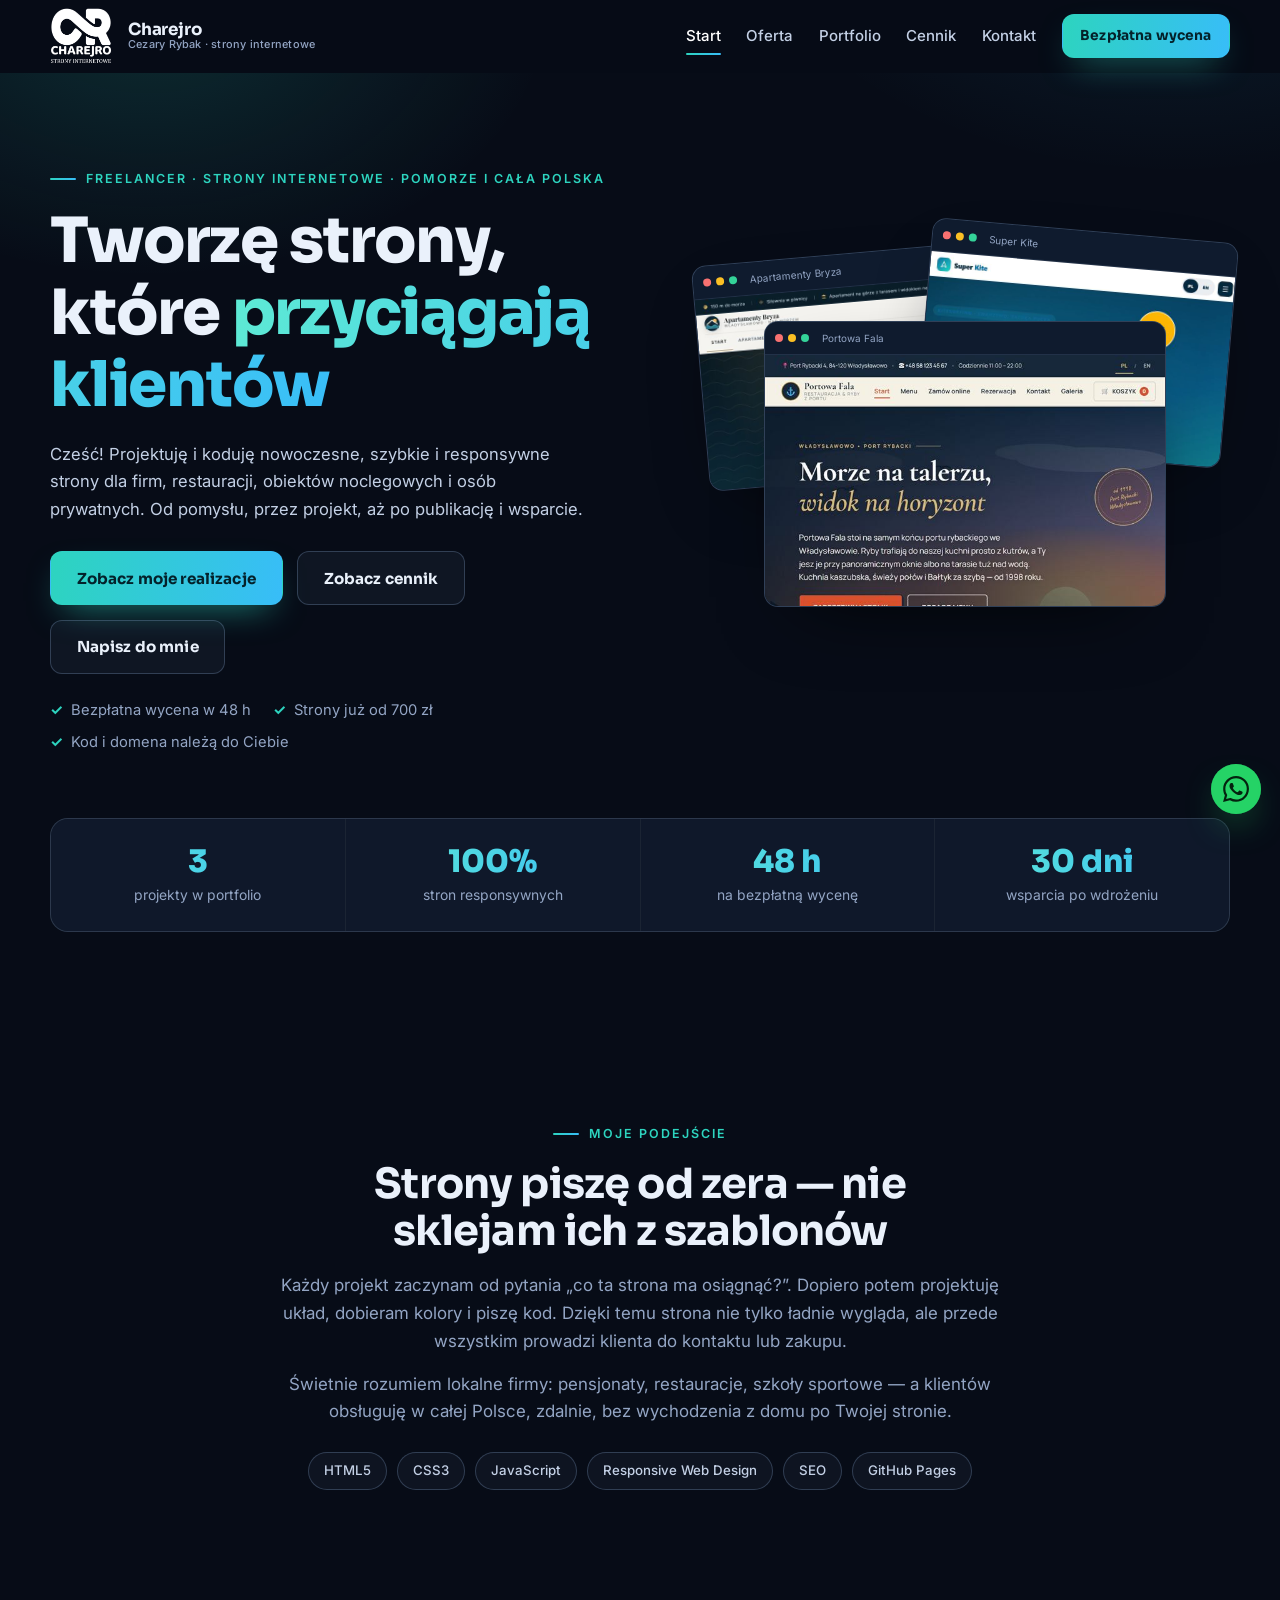
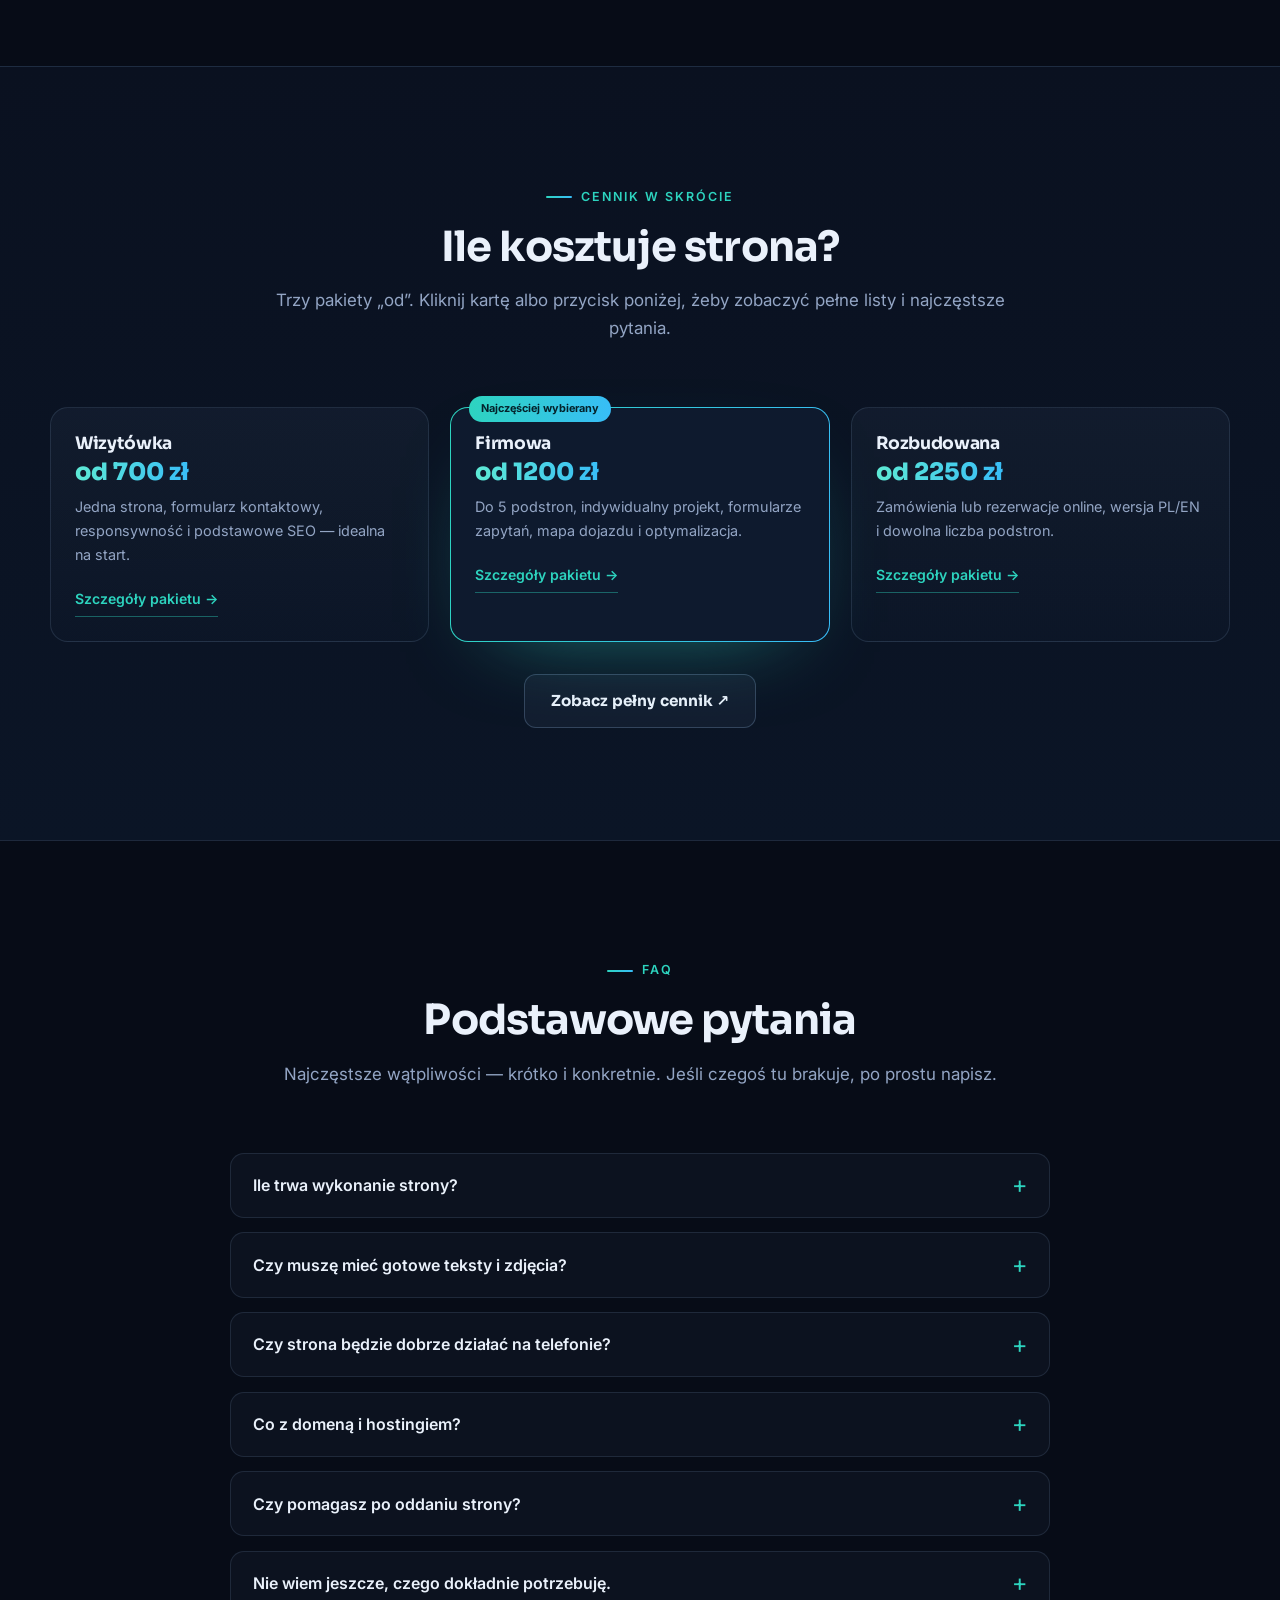
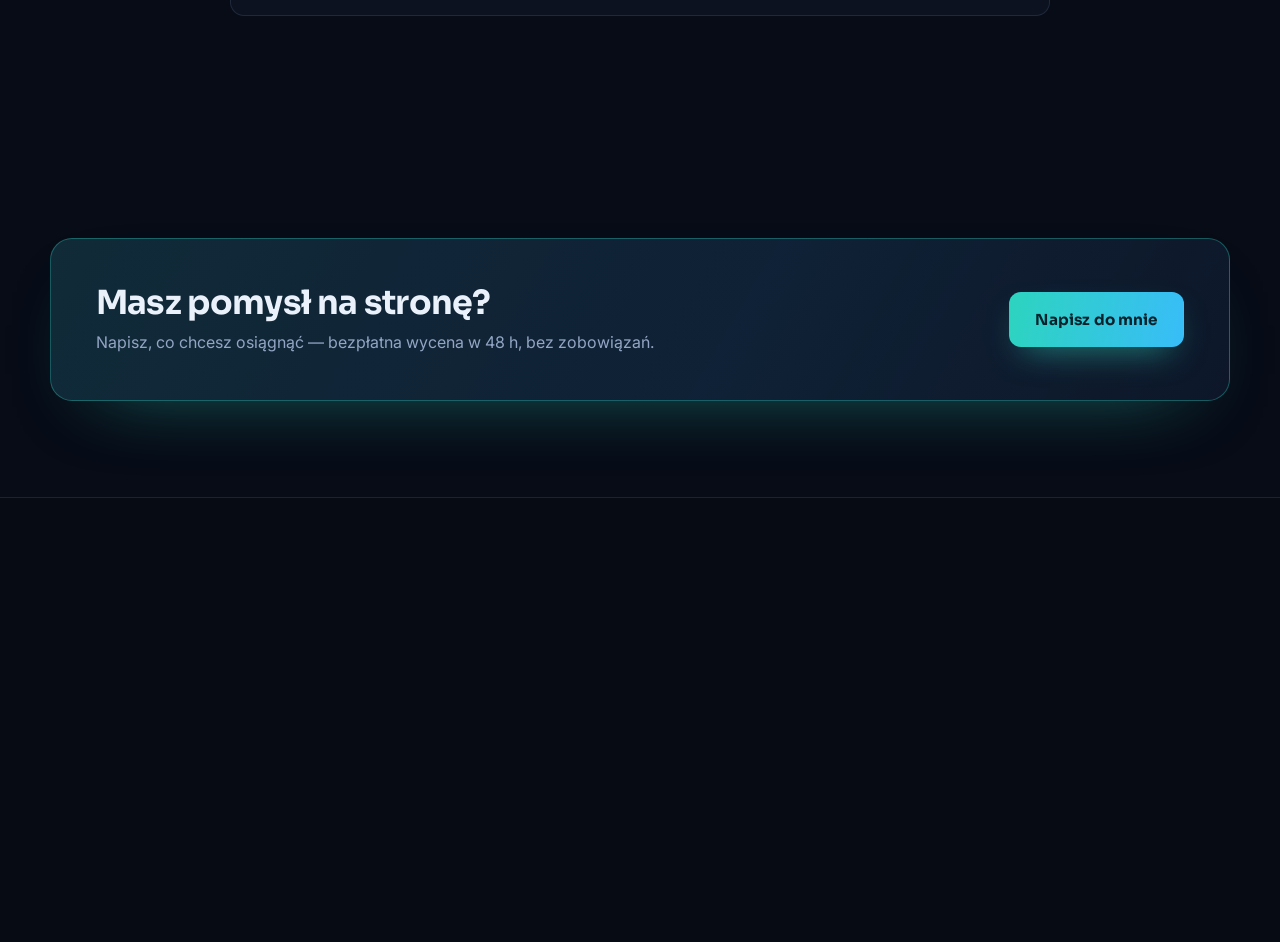
<file: index.html>
<!DOCTYPE html>
<html lang="pl">
<head>
  <meta charset="UTF-8">
  <meta name="viewport" content="width=device-width, initial-scale=1.0">
  <title>Charejro — strony internetowe dla firm i osób | Cezary Rybak</title>
  <meta name="description" content="Projektuję i koduję nowoczesne, szybkie i responsywne strony internetowe. Portfolio: apartamenty, restauracja, szkoła kitesurfingu. Bezpłatna wycena w 48 h.">
  <meta property="og:title" content="Charejro — strony internetowe, które przyciągają klientów">
  <meta property="og:description" content="Nowoczesne, szybkie i responsywne strony dla firm i osób. Zobacz portfolio i zamów bezpłatną wycenę.">
  <meta property="og:type" content="website">
  <meta property="og:locale" content="pl_PL">
  <meta name="theme-color" content="#070c17">
  <link rel="icon" href="favicon.png" type="image/png">
  <link rel="preconnect" href="https://fonts.googleapis.com">
  <link rel="preconnect" href="https://fonts.gstatic.com" crossorigin>
  <link rel="stylesheet" href="https://fonts.googleapis.com/css2?family=Inter:wght@400;500;600;700&family=Sora:wght@700;800&display=swap" media="print" onload="this.media='all'">
  <noscript><link rel="stylesheet" href="https://fonts.googleapis.com/css2?family=Inter:wght@400;500;600;700&family=Sora:wght@700;800&display=swap"></noscript>
  <link rel="stylesheet" href="css/style.css">
  <script type="application/ld+json">
  {
    "@context": "https://schema.org",
    "@type": "ProfessionalService",
    "name": "Charejro — Cezary Rybak",
    "description": "Projektowanie i tworzenie stron internetowych dla firm i osób prywatnych.",
    "email": "charejro@gmail.com",
    "telephone": "+48501589194",
    "priceRange": "od 700 zł",
    "areaServed": "Polska",
    "sameAs": ["https://github.com/charejro", "https://wa.me/48501589194"],
    "address": {
      "@type": "PostalAddress",
      "addressLocality": "Swarzewo",
      "postalCode": "84-100",
      "addressCountry": "PL"
    },
    "founder": {
      "@type": "Person",
      "name": "Cezary Rybak",
      "alternateName": "Charejro"
    }
  }
  </script>
  <script type="application/ld+json">
  {
    "@context": "https://schema.org",
    "@type": "FAQPage",
    "mainEntity": [
      {
        "@type": "Question",
        "name": "Ile trwa wykonanie strony?",
        "acceptedAnswer": {
          "@type": "Answer",
          "text": "Wizytówka to zwykle 5–7 dni, strona firmowa 7–14 dni, a rozbudowane projekty od 2–3 tygodni. Dokładny termin ustalamy na starcie."
        }
      },
      {
        "@type": "Question",
        "name": "Czy muszę mieć gotowe teksty i zdjęcia?",
        "acceptedAnswer": {
          "@type": "Answer",
          "text": "Nie. Pomogę poukładać treści, a jeśli brakuje zdjęć — podpowiem sprawdzone źródła lub zajmę się ich obróbką."
        }
      },
      {
        "@type": "Question",
        "name": "Czy strona będzie dobrze działać na telefonie?",
        "acceptedAnswer": {
          "@type": "Answer",
          "text": "Tak. Każdą stronę projektuję najpierw pod telefon, a potem pod komputer."
        }
      },
      {
        "@type": "Question",
        "name": "Co z domeną i hostingiem?",
        "acceptedAnswer": {
          "@type": "Answer",
          "text": "Domenę i hosting rejestrujemy na Twoje konto. Mogę też bezpłatnie opublikować stronę na GitHub Pages."
        }
      },
      {
        "@type": "Question",
        "name": "Czy pomagasz po oddaniu strony?",
        "acceptedAnswer": {
          "@type": "Answer",
          "text": "Tak. Każda realizacja obejmuje 30 dni bezpłatnego wsparcia, a później opiekę od 99 zł miesięcznie."
        }
      }
    ]
  }
  </script>
</head>
<body>
  <a class="skip-link" href="#main">Przejdź do treści</a>

  <header class="site-header" id="gora">
    <div class="container header-inner">
      <a class="brand" href="index.html">
        <img class="brand-mark" src="img/logo.png" alt="" width="62" height="56" aria-hidden="true">
        <span class="brand-text">Charejro<small>Cezary Rybak · strony internetowe</small></span>
      </a>
      <nav class="site-nav" id="site-nav" aria-label="Nawigacja główna">
        <a href="index.html" class="active">Start</a>
        <a href="oferta.html">Oferta</a>
        <a href="portfolio.html">Portfolio</a>
        <a href="cennik.html">Cennik</a>
        <a href="kontakt.html">Kontakt</a>
        <a class="btn btn-primary btn-small nav-cta" href="kontakt.html">Bezpłatna wycena</a>
      </nav>
      <button class="nav-toggle" type="button" aria-expanded="false" aria-controls="site-nav" aria-label="Otwórz menu">
        <span></span><span></span><span></span>
      </button>
    </div>
  </header>

  <main id="main">

    <!-- ===== HERO ===== -->
    <section class="hero">
      <div class="container hero-grid">
        <div class="hero-copy">
          <p class="eyebrow">Freelancer · strony internetowe · Pomorze i cała Polska</p>
          <h1>Tworzę strony, które <span class="grad">przyciągają klientów</span></h1>
          <p class="lead">
            Cześć! Projektuję i koduję nowoczesne, szybkie i responsywne strony
            dla firm, restauracji, obiektów noclegowych i osób prywatnych.
            Od pomysłu, przez projekt, aż po publikację i wsparcie.
          </p>
          <div class="hero-actions">
            <a class="btn btn-primary" href="portfolio.html">Zobacz moje realizacje</a>
            <a class="btn btn-ghost" href="cennik.html">Zobacz cennik</a>
            <a class="btn btn-ghost" href="kontakt.html">Napisz do mnie</a>
          </div>
          <ul class="hero-points">
            <li>Bezpłatna wycena w 48 h</li>
            <li>Strony już od 700 zł</li>
            <li>Kod i domena należą do Ciebie</li>
          </ul>
        </div>

        <div class="hero-visual" aria-hidden="true">
          <div class="browser-card b1">
            <div class="browser-bar"><span></span><span></span><span></span><em>Apartamenty Bryza</em></div>
            <img src="img/portfolio-apartamenty-bryza-640.jpg"
                 srcset="img/portfolio-apartamenty-bryza-640.jpg 640w, img/portfolio-apartamenty-bryza-900.jpg 900w"
                 sizes="(max-width: 1024px) 47vw, 320px"
                 width="640" height="400" alt="" loading="lazy" decoding="async">
          </div>
          <div class="browser-card b2">
            <div class="browser-bar"><span></span><span></span><span></span><em>Portowa Fala</em></div>
            <img src="img/portfolio-portowa-fala-640.jpg"
                 srcset="img/portfolio-portowa-fala-640.jpg 640w, img/portfolio-portowa-fala-900.jpg 900w"
                 sizes="(max-width: 1024px) 62vw, 420px"
                 width="640" height="400" alt="" decoding="async" fetchpriority="high">
          </div>
          <div class="browser-card b3">
            <div class="browser-bar"><span></span><span></span><span></span><em>Super Kite</em></div>
            <img src="img/portfolio-super-kite-640.jpg"
                 srcset="img/portfolio-super-kite-640.jpg 640w, img/portfolio-super-kite-900.jpg 900w"
                 sizes="(max-width: 1024px) 47vw, 320px"
                 width="640" height="400" alt="" loading="lazy" decoding="async">
          </div>
        </div>
      </div>

      <div class="container">
        <ul class="stats reveal">
          <li><strong>3</strong><span>projekty w portfolio</span></li>
          <li><strong>100%</strong><span>stron responsywnych</span></li>
          <li><strong>48 h</strong><span>na bezpłatną wycenę</span></li>
          <li><strong>30 dni</strong><span>wsparcia po wdrożeniu</span></li>
        </ul>
      </div>
    </section>

    <!-- ===== MOJE PODEJŚCIE ===== -->
    <section class="section" id="o-mnie">
      <div class="container container-narrow">
        <div class="section-head reveal">
          <p class="eyebrow">Moje podejście</p>
          <h2>Strony piszę od zera — nie sklejam ich z szablonów</h2>
          <p class="lead">
            Każdy projekt zaczynam od pytania „co ta strona ma osiągnąć?”. Dopiero potem
            projektuję układ, dobieram kolory i piszę kod. Dzięki temu strona nie tylko
            ładnie wygląda, ale przede wszystkim prowadzi klienta do kontaktu lub zakupu.
          </p>
          <p class="lead">
            Świetnie rozumiem lokalne firmy: pensjonaty, restauracje, szkoły sportowe —
            a klientów obsługuję w całej Polsce, zdalnie, bez wychodzenia z domu po Twojej stronie.
          </p>
          <ul class="stack-chips" aria-label="Technologie, których używam">
            <li>HTML5</li>
            <li>CSS3</li>
            <li>JavaScript</li>
            <li>Responsive Web Design</li>
            <li>SEO</li>
            <li>GitHub Pages</li>
          </ul>
        </div>
      </div>
    </section>

    <!-- ===== CENNIK W SKRÓCIE ===== -->
    <section class="section section-alt" id="cennik-skrot">
      <div class="container">
        <div class="section-head reveal">
          <p class="eyebrow">Cennik w skrócie</p>
          <h2>Ile kosztuje strona?</h2>
          <p class="lead">Trzy pakiety „od”. Kliknij kartę albo przycisk poniżej, żeby zobaczyć pełne listy i najczęstsze pytania.</p>
        </div>

        <div class="mini-pricing">
          <a class="mini-price reveal" href="cennik.html">
            <h3>Wizytówka</h3>
            <p class="mini-price-value">od 700 zł</p>
            <p>Jedna strona, formularz kontaktowy, responsywność i podstawowe SEO — idealna na start.</p>
            <span class="link-arrow">Szczegóły pakietu →</span>
          </a>

          <a class="mini-price featured reveal" href="cennik.html">
            <span class="mini-badge">Najczęściej wybierany</span>
            <h3>Firmowa</h3>
            <p class="mini-price-value">od 1200 zł</p>
            <p>Do 5 podstron, indywidualny projekt, formularze zapytań, mapa dojazdu i optymalizacja.</p>
            <span class="link-arrow">Szczegóły pakietu →</span>
          </a>

          <a class="mini-price reveal" href="cennik.html">
            <h3>Rozbudowana</h3>
            <p class="mini-price-value">od 2250 zł</p>
            <p>Zamówienia lub rezerwacje online, wersja PL/EN i dowolna liczba podstron.</p>
            <span class="link-arrow">Szczegóły pakietu →</span>
          </a>
        </div>

        <div class="mini-pricing-more reveal">
          <a class="btn btn-ghost" href="cennik.html">Zobacz pełny cennik ↗</a>
        </div>
      </div>
    </section>

    <!-- ===== FAQ ===== -->
    <section class="section" id="faq">
      <div class="container container-narrow">
        <div class="section-head reveal">
          <p class="eyebrow">FAQ</p>
          <h2>Podstawowe pytania</h2>
          <p class="lead">Najczęstsze wątpliwości — krótko i konkretnie. Jeśli czegoś tu brakuje, po prostu napisz.</p>
        </div>

        <div class="faq-list reveal">
          <details>
            <summary>Ile trwa wykonanie strony?</summary>
            <p>Wizytówka to zwykle 5–7 dni, strona firmowa 7–14 dni, a rozbudowane projekty od 2–3 tygodni. Dokładny termin ustalamy na starcie i się go trzymam.</p>
          </details>
          <details>
            <summary>Czy muszę mieć gotowe teksty i zdjęcia?</summary>
            <p>Nie musisz. Pomogę poukładać treści, a jeśli brakuje zdjęć — podpowiem sprawdzone źródła lub zajmę się ich obróbką.</p>
          </details>
          <details>
            <summary>Czy strona będzie dobrze działać na telefonie?</summary>
            <p>Tak. Każdą stronę projektuję najpierw pod telefon, a potem pod komputer — w praktyce ponad połowa odwiedzających wchodzi z urządzeń mobilnych.</p>
          </details>
          <details>
            <summary>Co z domeną i hostingiem?</summary>
            <p>Domenę i hosting rejestrujemy na Twoje konto, więc wszystko należy do Ciebie. Mogę też bezpłatnie opublikować stronę na GitHub Pages — tak działają moje projekty z portfolio.</p>
          </details>
          <details>
            <summary>Czy pomagasz po oddaniu strony?</summary>
            <p>Tak. Każda realizacja obejmuje 30 dni bezpłatnego wsparcia, a później możesz wybrać stałą opiekę od 99 zł miesięcznie.</p>
          </details>
          <details>
            <summary>Nie wiem jeszcze, czego dokładnie potrzebuję.</summary>
            <p>To zupełnie normalne. Napisz lub zadzwoń — zadam kilka pytań i zaproponuję rozwiązanie dopasowane do Twoich celów i budżetu.</p>
          </details>
        </div>
      </div>
    </section>

    <!-- ===== CTA ===== -->
    <section class="cta-band" style="padding-top: clamp(3.5rem, 8vw, 6rem);">
      <div class="container">
        <div class="cta-inner reveal">
          <div>
            <h2>Masz pomysł na stronę?</h2>
            <p>Napisz, co chcesz osiągnąć — bezpłatna wycena w 48 h, bez zobowiązań.</p>
          </div>
          <div class="cta-actions">
            <a class="btn btn-primary" href="kontakt.html">Napisz do mnie</a>
          </div>
        </div>
      </div>
    </section>
  </main>

  <footer class="site-footer">
    <div class="container footer-grid">
      <div class="footer-brand">
        <p>Projektuję i koduję strony internetowe dla firm i osób — od wizytówki po rozbudowane systemy zamówień i rezerwacji.</p>
      </div>
      <nav class="footer-nav" aria-label="Nawigacja w stopce">
        <h3>Na stronie</h3>
        <a href="index.html">Start</a>
        <a href="oferta.html">Oferta</a>
        <a href="portfolio.html">Portfolio</a>
        <a href="cennik.html">Cennik</a>
        <a href="kontakt.html">Kontakt</a>
      </nav>
      <div class="footer-contact">
        <h3>Kontakt</h3>
        <a href="mailto:charejro@gmail.com">charejro@gmail.com</a>
        <a href="tel:+48501589194">+48 501 589 194</a>
        <a href="https://wa.me/48501589194?text=Dzie%C5%84%20dobry%2C%20pisz%C4%99%20w%20sprawie%20strony%20internetowej." target="_blank" rel="noopener">WhatsApp: +48 501 589 194</a>
        <span>Swarzewo, 84-100 · woj. pomorskie</span>
        <a href="https://github.com/charejro" target="_blank" rel="noopener">github.com/charejro</a>
      </div>
    </div>
    <div class="container footer-bottom">
      <p>© <span id="year">2026</span> · Wszystkie prawa zastrzeżone.</p>
      <p>Strona zaprojektowana i zakodowana od zera.</p>
    </div>
  </footer>

  <a class="to-top" href="#gora" aria-label="Wróć na górę" title="Wróć na górę"><span aria-hidden="true">↑</span></a>
  <a class="whatsapp-fab" href="https://wa.me/48501589194?text=Dzie%C5%84%20dobry%2C%20pisz%C4%99%20w%20sprawie%20strony%20internetowej." target="_blank" rel="noopener" aria-label="Napisz na WhatsApp" title="Napisz na WhatsApp">
    <svg viewBox="0 0 24 24" fill="currentColor" aria-hidden="true"><path d="M17.472 14.382c-.297-.149-1.758-.867-2.03-.967-.273-.099-.471-.148-.67.15-.197.297-.767.966-.94 1.164-.173.199-.347.223-.644.075-.297-.15-1.255-.463-2.39-1.475-.883-.788-1.48-1.761-1.653-2.059-.173-.297-.018-.458.13-.606.134-.133.298-.347.446-.52.149-.174.198-.298.298-.497.099-.198.05-.371-.025-.52-.075-.149-.669-1.612-.916-2.207-.242-.579-.487-.5-.669-.51-.173-.008-.371-.01-.57-.01-.198 0-.52.074-.792.372-.272.297-1.04 1.016-1.04 2.479 0 1.462 1.065 2.875 1.213 3.074.149.198 2.096 3.2 5.077 4.487.709.306 1.262.489 1.694.625.712.227 1.36.195 1.871.118.571-.085 1.758-.719 2.006-1.413.248-.694.248-1.289.173-1.413-.074-.124-.272-.198-.57-.347m-5.421 7.403h-.004a9.87 9.87 0 01-5.031-1.378l-.361-.214-3.741.982.998-3.648-.235-.374a9.86 9.86 0 01-1.51-5.26c.001-5.45 4.436-9.884 9.888-9.884 2.64 0 5.122 1.03 6.988 2.898a9.825 9.825 0 012.893 6.994c-.003 5.45-4.437 9.884-9.885 9.884m8.413-18.297A11.815 11.815 0 0012.05 0C5.495 0 .16 5.335.157 11.892c0 2.096.547 4.142 1.588 5.945L.057 24l6.305-1.654a11.882 11.882 0 005.683 1.448h.005c6.554 0 11.89-5.335 11.893-11.893a11.821 11.821 0 00-3.48-8.413z"/></svg>
  </a>

  <script src="js/script.js"></script>
</body>
</html>
</file>
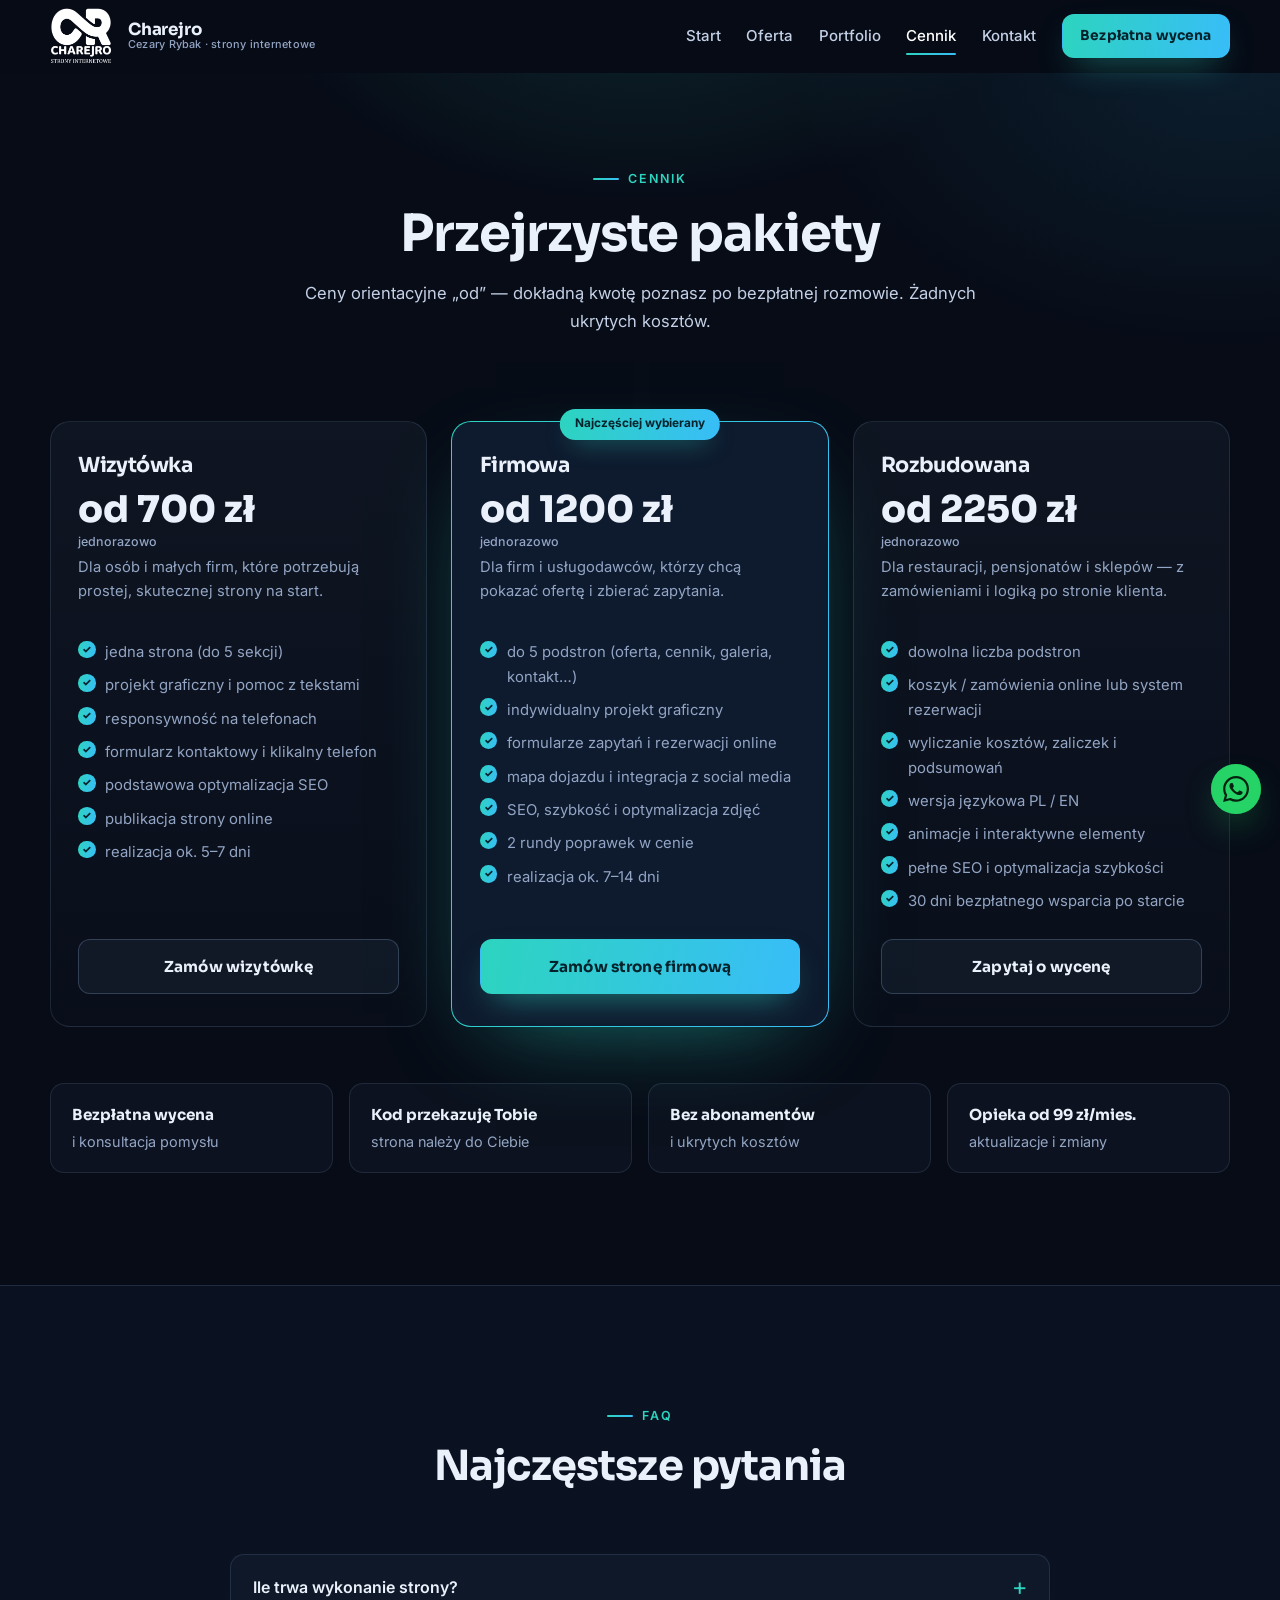
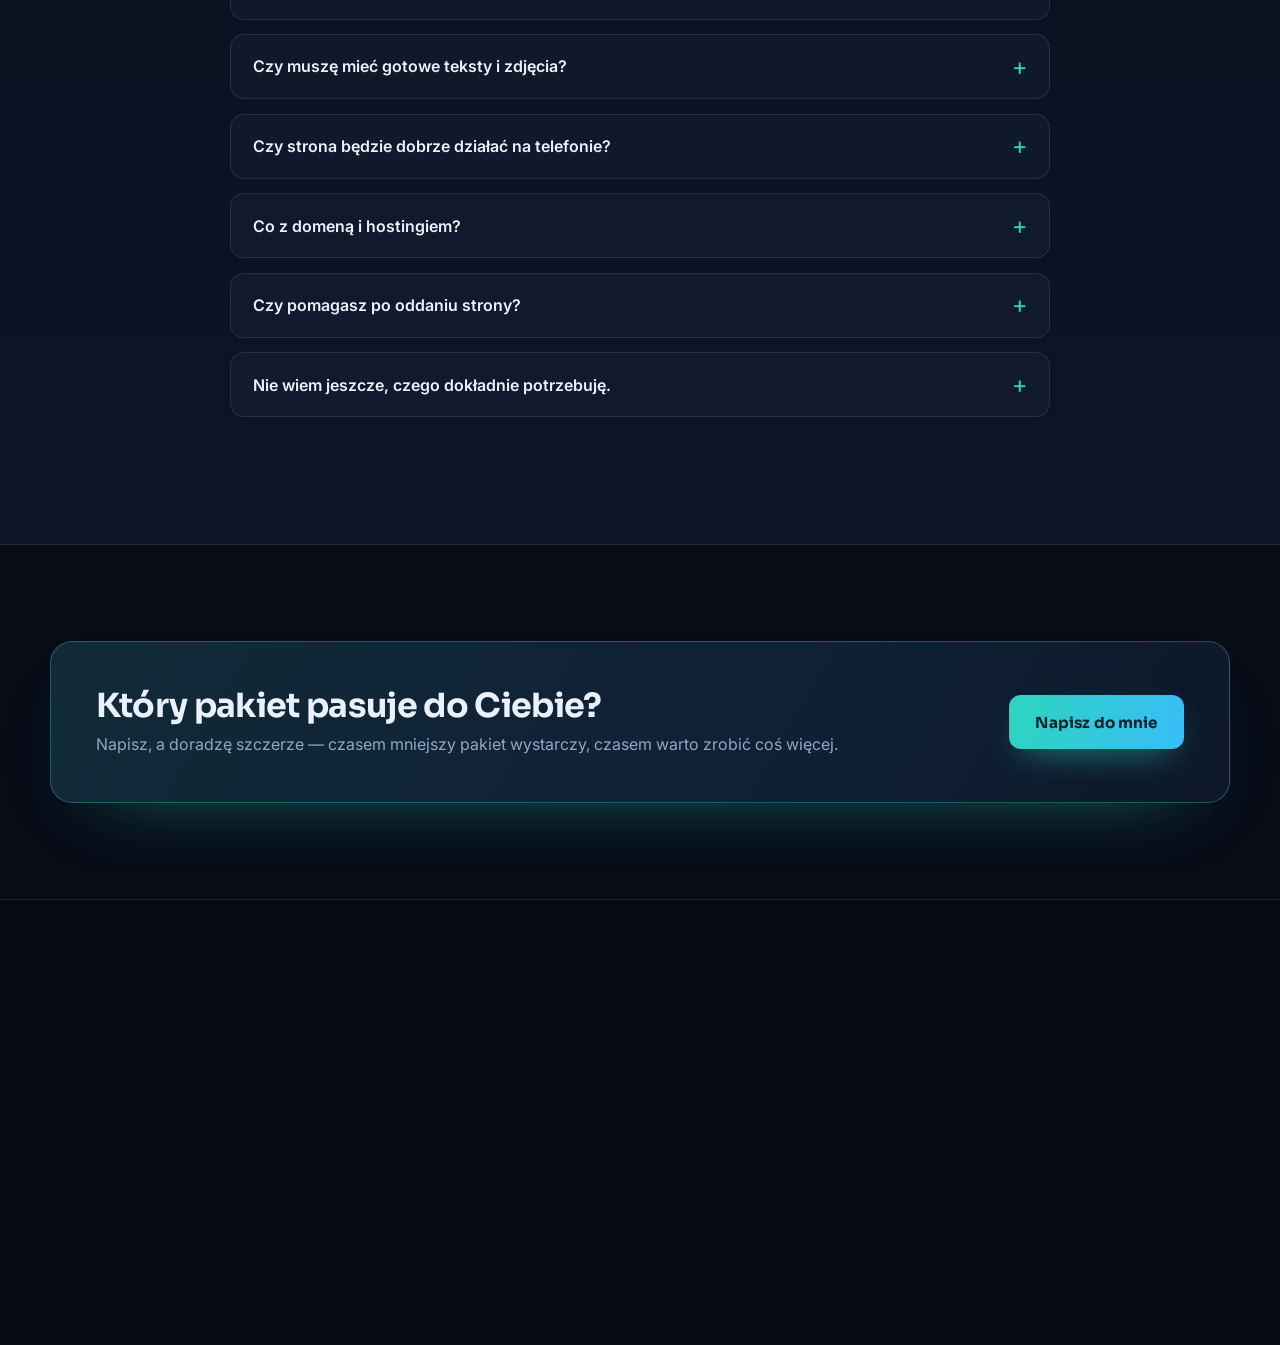
<file: cennik.html>
<!DOCTYPE html>
<html lang="pl">
<head>
  <meta charset="UTF-8">
  <meta name="viewport" content="width=device-width, initial-scale=1.0">
  <title>Cennik — pakiety stron internetowych | Charejro</title>
  <meta name="description" content="Wizytówka od 700 zł, strona firmowa od 1200 zł, projekt rozbudowany od 2250 zł. Przejrzyste pakiety, bezpłatna wycena i opieka od 99 zł/mies.">
  <meta property="og:title" content="Cennik — Charejro">
  <meta property="og:description" content="Trzy przejrzyste pakiety: Wizytówka, Firmowa i Rozbudowana. Bez ukrytych kosztów.">
  <meta property="og:type" content="website">
  <meta property="og:locale" content="pl_PL">
  <meta name="theme-color" content="#070c17">
  <link rel="icon" href="favicon.png" type="image/png">
  <link rel="preconnect" href="https://fonts.googleapis.com">
  <link rel="preconnect" href="https://fonts.gstatic.com" crossorigin>
  <link rel="stylesheet" href="https://fonts.googleapis.com/css2?family=Inter:wght@400;500;600;700&family=Sora:wght@700;800&display=swap" media="print" onload="this.media='all'">
  <noscript><link rel="stylesheet" href="https://fonts.googleapis.com/css2?family=Inter:wght@400;500;600;700&family=Sora:wght@700;800&display=swap"></noscript>
  <link rel="stylesheet" href="css/style.css">
</head>
<body>
  <a class="skip-link" href="#main">Przejdź do treści</a>

  <header class="site-header" id="gora">
    <div class="container header-inner">
      <a class="brand" href="index.html">
        <img class="brand-mark" src="img/logo.png" alt="" width="62" height="56" aria-hidden="true">
        <span class="brand-text">Charejro<small>Cezary Rybak · strony internetowe</small></span>
      </a>
      <nav class="site-nav" id="site-nav" aria-label="Nawigacja główna">
        <a href="index.html">Start</a>
        <a href="oferta.html">Oferta</a>
        <a href="portfolio.html">Portfolio</a>
        <a href="cennik.html" class="active">Cennik</a>
        <a href="kontakt.html">Kontakt</a>
        <a class="btn btn-primary btn-small nav-cta" href="kontakt.html">Bezpłatna wycena</a>
      </nav>
      <button class="nav-toggle" type="button" aria-expanded="false" aria-controls="site-nav" aria-label="Otwórz menu">
        <span></span><span></span><span></span>
      </button>
    </div>
  </header>

  <main id="main">

    <!-- ===== NAGŁÓWEK STRONY ===== -->
    <section class="page-hero">
      <div class="container">
        <p class="eyebrow">Cennik</p>
        <h1>Przejrzyste pakiety</h1>
        <p class="lead">Ceny orientacyjne „od” — dokładną kwotę poznasz po bezpłatnej rozmowie. Żadnych ukrytych kosztów.</p>
      </div>
    </section>

    <!-- ===== PAKIETY ===== -->
    <section class="section" style="padding-top: clamp(2rem, 4vw, 3rem);">
      <div class="container">
        <h2 class="sr-only">Pakiety i ceny</h2>
        <div class="pricing-grid">
          <article class="price-card reveal">
            <h3>Wizytówka</h3>
            <p class="price">od 700 zł <small>jednorazowo</small></p>
            <p class="price-desc">Dla osób i małych firm, które potrzebują prostej, skutecznej strony na start.</p>
            <ul class="check-list">
              <li>jedna strona (do 5 sekcji)</li>
              <li>projekt graficzny i pomoc z tekstami</li>
              <li>responsywność na telefonach</li>
              <li>formularz kontaktowy i klikalny telefon</li>
              <li>podstawowa optymalizacja SEO</li>
              <li>publikacja strony online</li>
              <li>realizacja ok. 5–7 dni</li>
            </ul>
            <a class="btn btn-ghost btn-block" href="kontakt.html">Zamów wizytówkę</a>
          </article>

          <article class="price-card featured reveal">
            <span class="badge">Najczęściej wybierany</span>
            <h3>Firmowa</h3>
            <p class="price">od 1200 zł <small>jednorazowo</small></p>
            <p class="price-desc">Dla firm i usługodawców, którzy chcą pokazać ofertę i zbierać zapytania.</p>
            <ul class="check-list">
              <li>do 5 podstron (oferta, cennik, galeria, kontakt…)</li>
              <li>indywidualny projekt graficzny</li>
              <li>formularze zapytań i rezerwacji online</li>
              <li>mapa dojazdu i integracja z social media</li>
              <li>SEO, szybkość i optymalizacja zdjęć</li>
              <li>2 rundy poprawek w cenie</li>
              <li>realizacja ok. 7–14 dni</li>
            </ul>
            <a class="btn btn-primary btn-block" href="kontakt.html">Zamów stronę firmową</a>
          </article>

          <article class="price-card reveal">
            <h3>Rozbudowana</h3>
            <p class="price">od 2250 zł <small>jednorazowo</small></p>
            <p class="price-desc">Dla restauracji, pensjonatów i sklepów — z zamówieniami i logiką po stronie klienta.</p>
            <ul class="check-list">
              <li>dowolna liczba podstron</li>
              <li>koszyk / zamówienia online lub system rezerwacji</li>
              <li>wyliczanie kosztów, zaliczek i podsumowań</li>
              <li>wersja językowa PL / EN</li>
              <li>animacje i interaktywne elementy</li>
              <li>pełne SEO i optymalizacja szybkości</li>
              <li>30 dni bezpłatnego wsparcia po starcie</li>
            </ul>
            <a class="btn btn-ghost btn-block" href="kontakt.html">Zapytaj o wycenę</a>
          </article>
        </div>

        <div class="guarantees reveal">
          <div><strong>Bezpłatna wycena</strong><span>i konsultacja pomysłu</span></div>
          <div><strong>Kod przekazuję Tobie</strong><span>strona należy do Ciebie</span></div>
          <div><strong>Bez abonamentów</strong><span>i ukrytych kosztów</span></div>
          <div><strong>Opieka od 99 zł/mies.</strong><span>aktualizacje i zmiany</span></div>
        </div>
      </div>
    </section>

    <!-- ===== FAQ ===== -->
    <section class="section section-alt" id="faq">
      <div class="container container-narrow">
        <div class="section-head reveal">
          <p class="eyebrow">FAQ</p>
          <h2>Najczęstsze pytania</h2>
        </div>

        <div class="faq-list reveal">
          <details>
            <summary>Ile trwa wykonanie strony?</summary>
            <p>Wizytówka to zwykle 5–7 dni, strona firmowa 7–14 dni, a rozbudowane projekty od 2–3 tygodni. Dokładny termin ustalamy na starcie i się go trzymam.</p>
          </details>
          <details>
            <summary>Czy muszę mieć gotowe teksty i zdjęcia?</summary>
            <p>Nie musisz. Pomogę poukładać treści, a jeśli brakuje zdjęć — podpowiem sprawdzone źródła lub zajmę się ich obróbką.</p>
          </details>
          <details>
            <summary>Czy strona będzie dobrze działać na telefonie?</summary>
            <p>Tak. Każdą stronę projektuję najpierw pod telefon, a potem pod komputer — w praktyce ponad połowa odwiedzających wchodzi z urządzeń mobilnych.</p>
          </details>
          <details>
            <summary>Co z domeną i hostingiem?</summary>
            <p>Domenę i hosting rejestrujemy na Twoje konto, więc wszystko należy do Ciebie. Mogę też bezpłatnie opublikować stronę na GitHub Pages — tak działają moje projekty z portfolio.</p>
          </details>
          <details>
            <summary>Czy pomagasz po oddaniu strony?</summary>
            <p>Tak. Każda realizacja obejmuje 30 dni bezpłatnego wsparcia, a później możesz wybrać stałą opiekę od 99 zł miesięcznie.</p>
          </details>
          <details>
            <summary>Nie wiem jeszcze, czego dokładnie potrzebuję.</summary>
            <p>To zupełnie normalne. Napisz lub zadzwoń — zadam kilka pytań i zaproponuję rozwiązanie dopasowane do Twoich celów i budżetu.</p>
          </details>
        </div>
      </div>
    </section>

    <!-- ===== CTA ===== -->
    <section class="cta-band" style="padding-top: clamp(3.5rem, 8vw, 6rem);">
      <div class="container">
        <div class="cta-inner reveal">
          <div>
            <h2>Który pakiet pasuje do Ciebie?</h2>
            <p>Napisz, a doradzę szczerze — czasem mniejszy pakiet wystarczy, czasem warto zrobić coś więcej.</p>
          </div>
          <div class="cta-actions">
            <a class="btn btn-primary" href="kontakt.html">Napisz do mnie</a>
          </div>
        </div>
      </div>
    </section>
  </main>

  <footer class="site-footer">
    <div class="container footer-grid">
      <div class="footer-brand">
        <a class="brand" href="index.html">
          <img class="brand-mark" src="img/logo.png" alt="" width="62" height="56" aria-hidden="true">
          <span class="brand-text">Charejro<small>strony internetowe</small></span>
        </a>
        <p>Projektuję i koduję strony internetowe dla firm i osób — od wizytówki po rozbudowane systemy zamówień i rezerwacji.</p>
      </div>
      <nav class="footer-nav" aria-label="Nawigacja w stopce">
        <h3>Na stronie</h3>
        <a href="index.html">Start</a>
        <a href="oferta.html">Oferta</a>
        <a href="portfolio.html">Portfolio</a>
        <a href="cennik.html">Cennik</a>
        <a href="kontakt.html">Kontakt</a>
      </nav>
      <div class="footer-contact">
        <h3>Kontakt</h3>
        <a href="mailto:charejro@gmail.com">charejro@gmail.com</a>
        <a href="tel:+48501589194">+48 501 589 194</a>
        <a href="https://wa.me/48501589194?text=Dzie%C5%84%20dobry%2C%20pisz%C4%99%20w%20sprawie%20strony%20internetowej." target="_blank" rel="noopener">WhatsApp: +48 501 589 194</a>
        <span>Swarzewo, 84-100 · woj. pomorskie</span>
        <a href="https://github.com/charejro" target="_blank" rel="noopener">github.com/charejro</a>
      </div>
    </div>
    <div class="container footer-bottom">
      <p>© <span id="year">2026</span> Cezary Rybak · Charejro — wszystkie prawa zastrzeżone.</p>
      <p>Strona zaprojektowana i zakodowana od zera.</p>
    </div>
  </footer>

  <a class="to-top" href="#gora" aria-label="Wróć na górę" title="Wróć na górę"><span aria-hidden="true">↑</span></a>
  <a class="whatsapp-fab" href="https://wa.me/48501589194?text=Dzie%C5%84%20dobry%2C%20pisz%C4%99%20w%20sprawie%20strony%20internetowej." target="_blank" rel="noopener" aria-label="Napisz na WhatsApp" title="Napisz na WhatsApp">
    <svg viewBox="0 0 24 24" fill="currentColor" aria-hidden="true"><path d="M17.472 14.382c-.297-.149-1.758-.867-2.03-.967-.273-.099-.471-.148-.67.15-.197.297-.767.966-.94 1.164-.173.199-.347.223-.644.075-.297-.15-1.255-.463-2.39-1.475-.883-.788-1.48-1.761-1.653-2.059-.173-.297-.018-.458.13-.606.134-.133.298-.347.446-.52.149-.174.198-.298.298-.497.099-.198.05-.371-.025-.52-.075-.149-.669-1.612-.916-2.207-.242-.579-.487-.5-.669-.51-.173-.008-.371-.01-.57-.01-.198 0-.52.074-.792.372-.272.297-1.04 1.016-1.04 2.479 0 1.462 1.065 2.875 1.213 3.074.149.198 2.096 3.2 5.077 4.487.709.306 1.262.489 1.694.625.712.227 1.36.195 1.871.118.571-.085 1.758-.719 2.006-1.413.248-.694.248-1.289.173-1.413-.074-.124-.272-.198-.57-.347m-5.421 7.403h-.004a9.87 9.87 0 01-5.031-1.378l-.361-.214-3.741.982.998-3.648-.235-.374a9.86 9.86 0 01-1.51-5.26c.001-5.45 4.436-9.884 9.888-9.884 2.64 0 5.122 1.03 6.988 2.898a9.825 9.825 0 012.893 6.994c-.003 5.45-4.437 9.884-9.885 9.884m8.413-18.297A11.815 11.815 0 0012.05 0C5.495 0 .16 5.335.157 11.892c0 2.096.547 4.142 1.588 5.945L.057 24l6.305-1.654a11.882 11.882 0 005.683 1.448h.005c6.554 0 11.89-5.335 11.893-11.893a11.821 11.821 0 00-3.48-8.413z"/></svg>
  </a>

  <script src="js/script.js"></script>
</body>
</html>
</file>
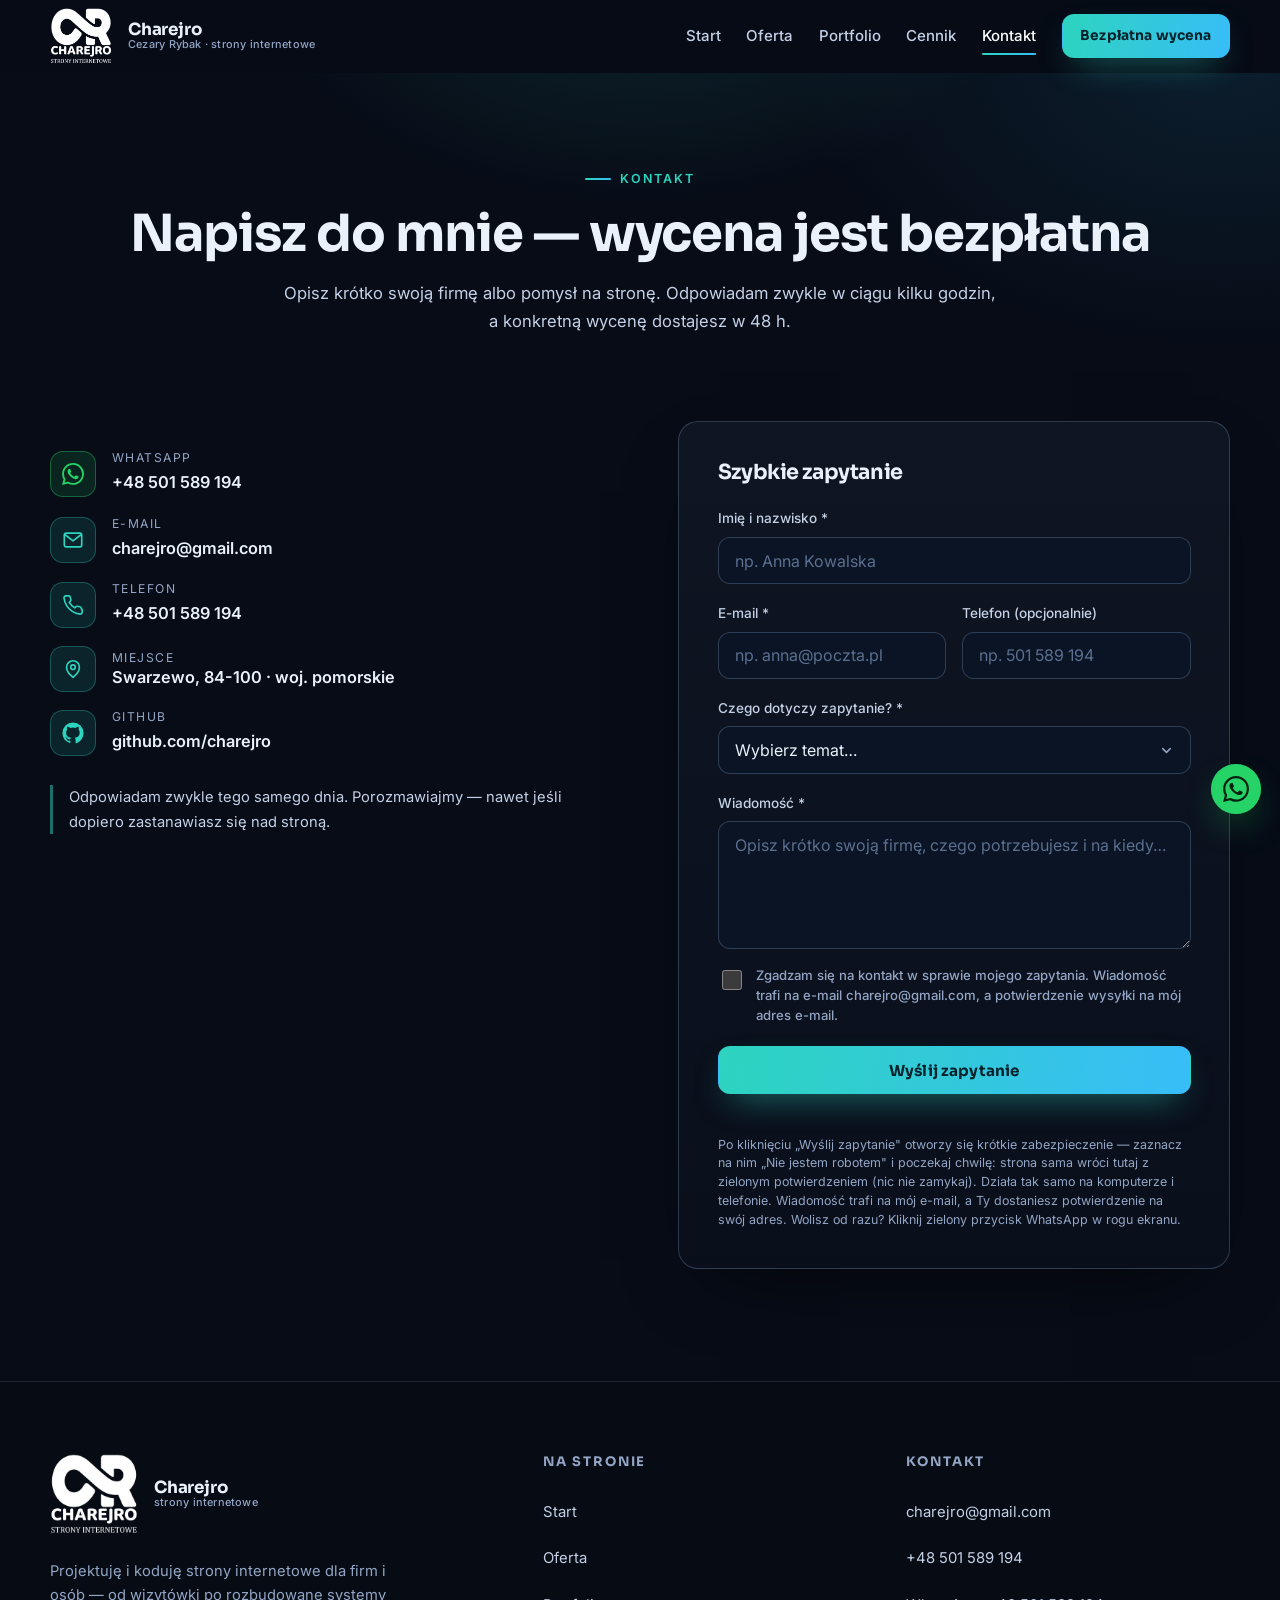
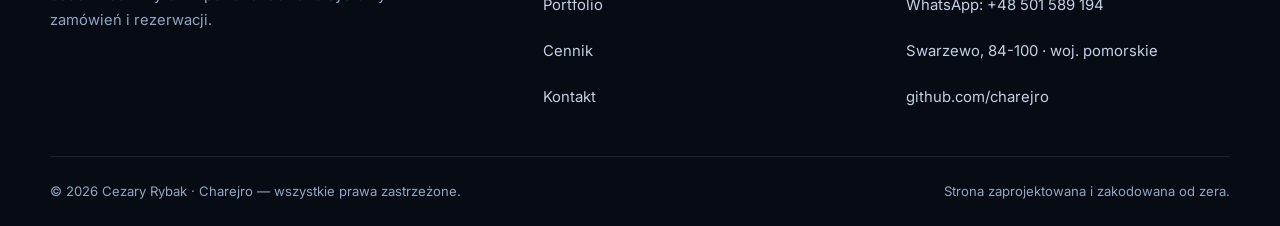
<file: kontakt.html>
<!DOCTYPE html>
<html lang="pl">
<head>
  <meta charset="UTF-8">
  <meta name="viewport" content="width=device-width, initial-scale=1.0">
  <title>Kontakt — bezpłatna wycena strony | Charejro</title>
  <meta name="description" content="Napisz, zadzwoń lub wyślij wiadomość na WhatsApp: charejro@gmail.com, +48 501 589 194. Bezpłatna wycena strony w 48 h.">
  <meta property="og:title" content="Kontakt — Charejro">
  <meta property="og:description" content="Opisz krótko swoją firmę albo pomysł na stronę — wycena jest bezpłatna.">
  <meta property="og:type" content="website">
  <meta property="og:locale" content="pl_PL">
  <meta name="theme-color" content="#070c17">
  <link rel="icon" href="favicon.png" type="image/png">
  <link rel="preconnect" href="https://fonts.googleapis.com">
  <link rel="preconnect" href="https://fonts.gstatic.com" crossorigin>
  <link rel="stylesheet" href="https://fonts.googleapis.com/css2?family=Inter:wght@400;500;600;700&family=Sora:wght@700;800&display=swap" media="print" onload="this.media='all'">
  <noscript><link rel="stylesheet" href="https://fonts.googleapis.com/css2?family=Inter:wght@400;500;600;700&family=Sora:wght@700;800&display=swap"></noscript>
  <link rel="stylesheet" href="css/style.css">
</head>
<body>
  <a class="skip-link" href="#main">Przejdź do treści</a>

  <header class="site-header" id="gora">
    <div class="container header-inner">
      <a class="brand" href="index.html">
        <img class="brand-mark" src="img/logo.png" alt="" width="62" height="56" aria-hidden="true">
        <span class="brand-text">Charejro<small>Cezary Rybak · strony internetowe</small></span>
      </a>
      <nav class="site-nav" id="site-nav" aria-label="Nawigacja główna">
        <a href="index.html">Start</a>
        <a href="oferta.html">Oferta</a>
        <a href="portfolio.html">Portfolio</a>
        <a href="cennik.html">Cennik</a>
        <a href="kontakt.html" class="active">Kontakt</a>
        <a class="btn btn-primary btn-small nav-cta" href="kontakt.html">Bezpłatna wycena</a>
      </nav>
      <button class="nav-toggle" type="button" aria-expanded="false" aria-controls="site-nav" aria-label="Otwórz menu">
        <span></span><span></span><span></span>
      </button>
    </div>
  </header>

  <main id="main">

    <!-- ===== NAGŁÓWEK STRONY ===== -->
    <section class="page-hero">
      <div class="container">
        <p class="eyebrow">Kontakt</p>
        <h1>Napisz do mnie — wycena jest bezpłatna</h1>
        <p class="lead">Opisz krótko swoją firmę albo pomysł na stronę. Odpowiadam zwykle w ciągu kilku godzin, a konkretną wycenę dostajesz w 48 h.</p>
      </div>
    </section>

    <!-- ===== KONTAKT ===== -->
    <section class="section" style="padding-top: clamp(2rem, 4vw, 3rem);">
      <div class="container contact-grid">
        <div class="contact-copy reveal">
          <ul class="contact-list">
            <li>
              <span class="contact-icon wa" aria-hidden="true">
                <svg viewBox="0 0 24 24" fill="currentColor"><path d="M17.472 14.382c-.297-.149-1.758-.867-2.03-.967-.273-.099-.471-.148-.67.15-.197.297-.767.966-.94 1.164-.173.199-.347.223-.644.075-.297-.15-1.255-.463-2.39-1.475-.883-.788-1.48-1.761-1.653-2.059-.173-.297-.018-.458.13-.606.134-.133.298-.347.446-.52.149-.174.198-.298.298-.497.099-.198.05-.371-.025-.52-.075-.149-.669-1.612-.916-2.207-.242-.579-.487-.5-.669-.51-.173-.008-.371-.01-.57-.01-.198 0-.52.074-.792.372-.272.297-1.04 1.016-1.04 2.479 0 1.462 1.065 2.875 1.213 3.074.149.198 2.096 3.2 5.077 4.487.709.306 1.262.489 1.694.625.712.227 1.36.195 1.871.118.571-.085 1.758-.719 2.006-1.413.248-.694.248-1.289.173-1.413-.074-.124-.272-.198-.57-.347m-5.421 7.403h-.004a9.87 9.87 0 01-5.031-1.378l-.361-.214-3.741.982.998-3.648-.235-.374a9.86 9.86 0 01-1.51-5.26c.001-5.45 4.436-9.884 9.888-9.884 2.64 0 5.122 1.03 6.988 2.898a9.825 9.825 0 012.893 6.994c-.003 5.45-4.437 9.884-9.885 9.884m8.413-18.297A11.815 11.815 0 0012.05 0C5.495 0 .16 5.335.157 11.892c0 2.096.547 4.142 1.588 5.945L.057 24l6.305-1.654a11.882 11.882 0 005.683 1.448h.005c6.554 0 11.89-5.335 11.893-11.893a11.821 11.821 0 00-3.48-8.413z"/></svg>
              </span>
              <div><span>WhatsApp</span><a href="https://wa.me/48501589194?text=Dzie%C5%84%20dobry%2C%20pisz%C4%99%20w%20sprawie%20strony%20internetowej." target="_blank" rel="noopener">+48 501 589 194</a></div>
            </li>
            <li>
              <span class="contact-icon" aria-hidden="true">
                <svg viewBox="0 0 24 24" fill="none" stroke="currentColor" stroke-width="1.8" stroke-linecap="round" stroke-linejoin="round"><rect x="2.5" y="4.5" width="19" height="15" rx="2"/><path d="m3 6 9 7 9-7"/></svg>
              </span>
              <div><span>E-mail</span><a href="mailto:charejro@gmail.com">charejro@gmail.com</a></div>
            </li>
            <li>
              <span class="contact-icon" aria-hidden="true">
                <svg viewBox="0 0 24 24" fill="none" stroke="currentColor" stroke-width="1.8" stroke-linecap="round" stroke-linejoin="round"><path d="M22 16.9v3a2 2 0 0 1-2.2 2 19.8 19.8 0 0 1-8.6-3 19.5 19.5 0 0 1-6-6 19.8 19.8 0 0 1-3-8.7A2 2 0 0 1 4.1 2h3a2 2 0 0 1 2 1.7l.5 2.4a2 2 0 0 1-.6 1.9L7.9 9.1a16 16 0 0 0 6 6l1.1-1.1a2 2 0 0 1 1.9-.6l2.4.5a2 2 0 0 1 1.7 2Z"/></svg>
              </span>
              <div><span>Telefon</span><a href="tel:+48501589194">+48 501 589 194</a></div>
            </li>
            <li>
              <span class="contact-icon" aria-hidden="true">
                <svg viewBox="0 0 24 24" fill="none" stroke="currentColor" stroke-width="1.8" stroke-linecap="round" stroke-linejoin="round"><path d="M12 21s7-5.5 7-11a7 7 0 1 0-14 0c0 5.5 7 11 7 11Z"/><circle cx="12" cy="10" r="2.5"/></svg>
              </span>
              <div><span>Miejsce</span><strong>Swarzewo, 84-100 · woj. pomorskie</strong></div>
            </li>
            <li>
              <span class="contact-icon" aria-hidden="true">
                <svg viewBox="0 0 24 24" fill="currentColor"><path d="M12 .5A11.5 11.5 0 0 0 .5 12a11.5 11.5 0 0 0 7.9 10.9c.6.1.8-.2.8-.5v-2c-3.2.7-3.9-1.4-3.9-1.4-.5-1.3-1.3-1.7-1.3-1.7-1-.7.1-.7.1-.7 1.1.1 1.7 1.2 1.7 1.2 1 1.7 2.7 1.2 3.3.9.1-.7.4-1.2.7-1.5-2.6-.3-5.3-1.3-5.3-5.7 0-1.3.4-2.3 1.2-3.1-.1-.3-.5-1.5.1-3.1 0 0 1-.3 3.2 1.2a11 11 0 0 1 5.8 0c2.2-1.5 3.2-1.2 3.2-1.2.6 1.6.2 2.8.1 3.1.7.8 1.2 1.8 1.2 3.1 0 4.4-2.7 5.4-5.3 5.7.4.4.8 1.1.8 2.2v3.3c0 .3.2.6.8.5A11.5 11.5 0 0 0 23.5 12 11.5 11.5 0 0 0 12 .5Z"/></svg>
              </span>
              <div><span>GitHub</span><a href="https://github.com/charejro" target="_blank" rel="noopener">github.com/charejro</a></div>
            </li>
          </ul>

          <p class="contact-note">Odpowiadam zwykle tego samego dnia. Porozmawiajmy — nawet jeśli dopiero zastanawiasz się nad stroną.</p>
        </div>

        <form class="contact-form reveal" id="contact-form" action="https://formsubmit.co/charejro@gmail.com" method="POST" novalidate>
          <div class="form-success" id="form-success" hidden>
            <h3>✅ Wiadomość wysłana!</h3>
            <p>Dziękuję — Twoje zapytanie do mnie dotarło. Na Twój adres e-mail wysłaliśmy potwierdzenie z kopią wiadomości. Odezwę się najszybciej, jak to możliwe. Jeśli mail nie dotarł w ciągu kilku minut, sprawdź folder spam.</p>
          </div>

          <input type="text" name="_honey" tabindex="-1" autocomplete="off" style="display:none" aria-hidden="true">
          <input type="hidden" name="_subject" value="Zapytanie ze strony Charejro">
          <input type="hidden" name="_template" value="table">
          <input type="hidden" name="_next" value="">
          <input type="hidden" name="_autoresponse" value="Dzień dobry,&#10;&#10;dziękuję za wiadomość wysłaną przez moją stronę. Potwierdzam — dotarła do mnie i odpowiem najszybciej, jak to możliwe (zwykle w ciągu kilku godzin).&#10;&#10;W pilnej sprawie możesz zadzwonić: +48 501 589 194.&#10;&#10;Pozdrawiam,&#10;Cezary Rybak — Charejro · strony internetowe">

          <h2>Szybkie zapytanie</h2>

          <div class="form-row">
            <label for="cf-name">Imię i nazwisko *</label>
            <input type="text" id="cf-name" name="name" autocomplete="name" required placeholder="np. Anna Kowalska">
          </div>

          <div class="form-row-two">
            <div class="form-row">
              <label for="cf-email">E-mail *</label>
              <input type="email" id="cf-email" name="email" autocomplete="email" required placeholder="np. anna@poczta.pl">
            </div>
            <div class="form-row">
              <label for="cf-phone">Telefon (opcjonalnie)</label>
              <input type="tel" id="cf-phone" name="phone" autocomplete="tel" placeholder="np. 501 589 194">
            </div>
          </div>

          <div class="form-row">
            <label for="cf-topic">Czego dotyczy zapytanie? *</label>
            <select id="cf-topic" name="topic" required>
              <option value="" selected disabled>Wybierz temat…</option>
              <option>Strona wizytówka — pierwsza strona</option>
              <option>Strona firmowa lub landing page</option>
              <option>Zamówienia / rezerwacje online</option>
              <option>Odświeżenie lub optymalizacja strony</option>
              <option>Stała opieka nad stroną</option>
              <option>Inne / jeszcze nie wiem</option>
            </select>
          </div>

          <div class="form-row">
            <label for="cf-message">Wiadomość *</label>
            <textarea id="cf-message" name="message" rows="5" required placeholder="Opisz krótko swoją firmę, czego potrzebujesz i na kiedy…"></textarea>
          </div>

          <label class="consent">
            <input type="checkbox" id="cf-consent" required>
            <span>Zgadzam się na kontakt w sprawie mojego zapytania. Wiadomość trafi na e-mail charejro@gmail.com, a potwierdzenie wysyłki na mój adres e-mail.</span>
          </label>

          <button class="btn btn-primary btn-block" type="submit">Wyślij zapytanie</button>
          <p class="form-status" id="form-status" role="status" aria-live="polite"></p>

          <p class="form-hint">Po kliknięciu „Wyślij zapytanie" otworzy się krótkie zabezpieczenie — zaznacz na nim „Nie jestem robotem" i poczekaj chwilę: strona sama wróci tutaj z zielonym potwierdzeniem (nic nie zamykaj). Działa tak samo na komputerze i telefonie. Wiadomość trafi na mój e-mail, a Ty dostaniesz potwierdzenie na swój adres. Wolisz od razu? Kliknij zielony przycisk WhatsApp w rogu ekranu.</p>
        </form>
      </div>
    </section>
  </main>

  <footer class="site-footer">
    <div class="container footer-grid">
      <div class="footer-brand">
        <a class="brand" href="index.html">
          <img class="brand-mark" src="img/logo.png" alt="" width="62" height="56" aria-hidden="true">
          <span class="brand-text">Charejro<small>strony internetowe</small></span>
        </a>
        <p>Projektuję i koduję strony internetowe dla firm i osób — od wizytówki po rozbudowane systemy zamówień i rezerwacji.</p>
      </div>
      <nav class="footer-nav" aria-label="Nawigacja w stopce">
        <h3>Na stronie</h3>
        <a href="index.html">Start</a>
        <a href="oferta.html">Oferta</a>
        <a href="portfolio.html">Portfolio</a>
        <a href="cennik.html">Cennik</a>
        <a href="kontakt.html">Kontakt</a>
      </nav>
      <div class="footer-contact">
        <h3>Kontakt</h3>
        <a href="mailto:charejro@gmail.com">charejro@gmail.com</a>
        <a href="tel:+48501589194">+48 501 589 194</a>
        <a href="https://wa.me/48501589194?text=Dzie%C5%84%20dobry%2C%20pisz%C4%99%20w%20sprawie%20strony%20internetowej." target="_blank" rel="noopener">WhatsApp: +48 501 589 194</a>
        <span>Swarzewo, 84-100 · woj. pomorskie</span>
        <a href="https://github.com/charejro" target="_blank" rel="noopener">github.com/charejro</a>
      </div>
    </div>
    <div class="container footer-bottom">
      <p>© <span id="year">2026</span> Cezary Rybak · Charejro — wszystkie prawa zastrzeżone.</p>
      <p>Strona zaprojektowana i zakodowana od zera.</p>
    </div>
  </footer>

  <a class="to-top" href="#gora" aria-label="Wróć na górę" title="Wróć na górę"><span aria-hidden="true">↑</span></a>
  <a class="whatsapp-fab" href="https://wa.me/48501589194?text=Dzie%C5%84%20dobry%2C%20pisz%C4%99%20w%20sprawie%20strony%20internetowej." target="_blank" rel="noopener" aria-label="Napisz na WhatsApp" title="Napisz na WhatsApp">
    <svg viewBox="0 0 24 24" fill="currentColor" aria-hidden="true"><path d="M17.472 14.382c-.297-.149-1.758-.867-2.03-.967-.273-.099-.471-.148-.67.15-.197.297-.767.966-.94 1.164-.173.199-.347.223-.644.075-.297-.15-1.255-.463-2.39-1.475-.883-.788-1.48-1.761-1.653-2.059-.173-.297-.018-.458.13-.606.134-.133.298-.347.446-.52.149-.174.198-.298.298-.497.099-.198.05-.371-.025-.52-.075-.149-.669-1.612-.916-2.207-.242-.579-.487-.5-.669-.51-.173-.008-.371-.01-.57-.01-.198 0-.52.074-.792.372-.272.297-1.04 1.016-1.04 2.479 0 1.462 1.065 2.875 1.213 3.074.149.198 2.096 3.2 5.077 4.487.709.306 1.262.489 1.694.625.712.227 1.36.195 1.871.118.571-.085 1.758-.719 2.006-1.413.248-.694.248-1.289.173-1.413-.074-.124-.272-.198-.57-.347m-5.421 7.403h-.004a9.87 9.87 0 01-5.031-1.378l-.361-.214-3.741.982.998-3.648-.235-.374a9.86 9.86 0 01-1.51-5.26c.001-5.45 4.436-9.884 9.888-9.884 2.64 0 5.122 1.03 6.988 2.898a9.825 9.825 0 012.893 6.994c-.003 5.45-4.437 9.884-9.885 9.884m8.413-18.297A11.815 11.815 0 0012.05 0C5.495 0 .16 5.335.157 11.892c0 2.096.547 4.142 1.588 5.945L.057 24l6.305-1.654a11.882 11.882 0 005.683 1.448h.005c6.554 0 11.89-5.335 11.893-11.893a11.821 11.821 0 00-3.48-8.413z"/></svg>
  </a>

  <script src="js/script.js"></script>
</body>
</html>
</file>
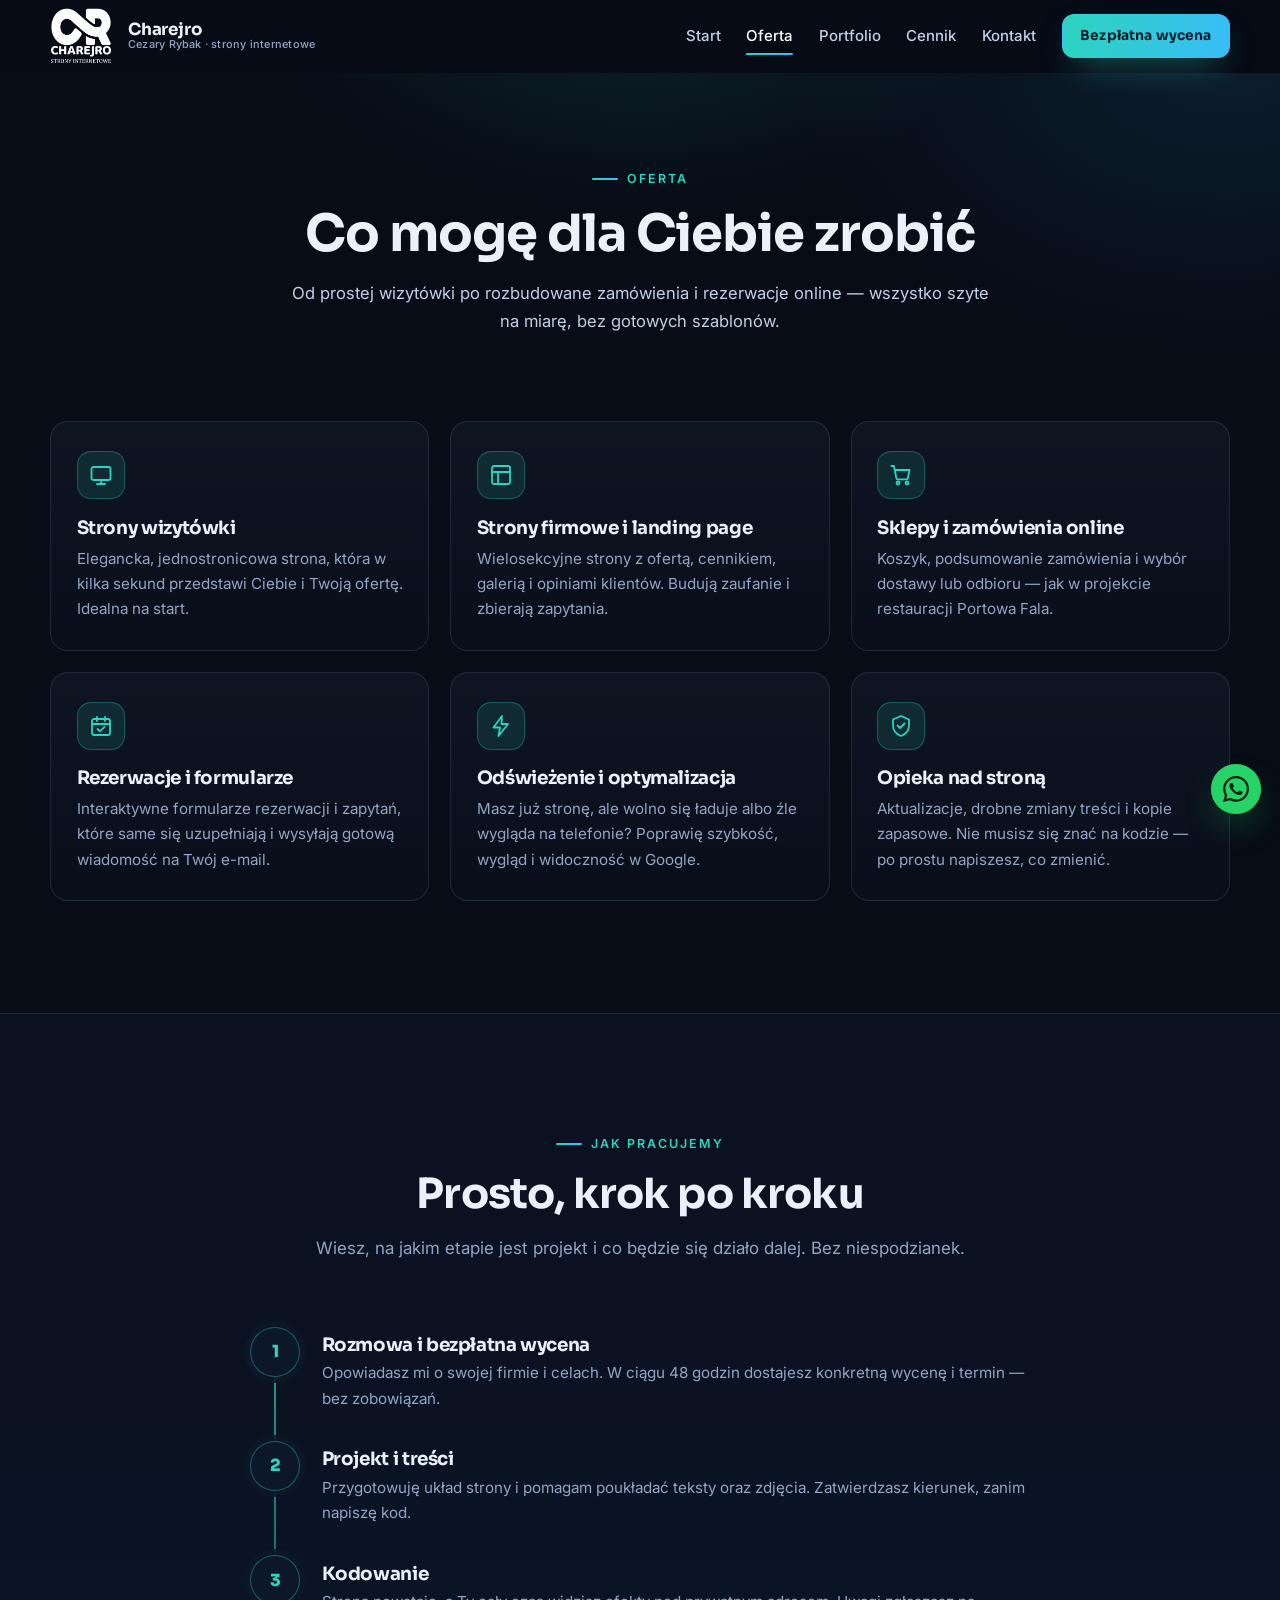
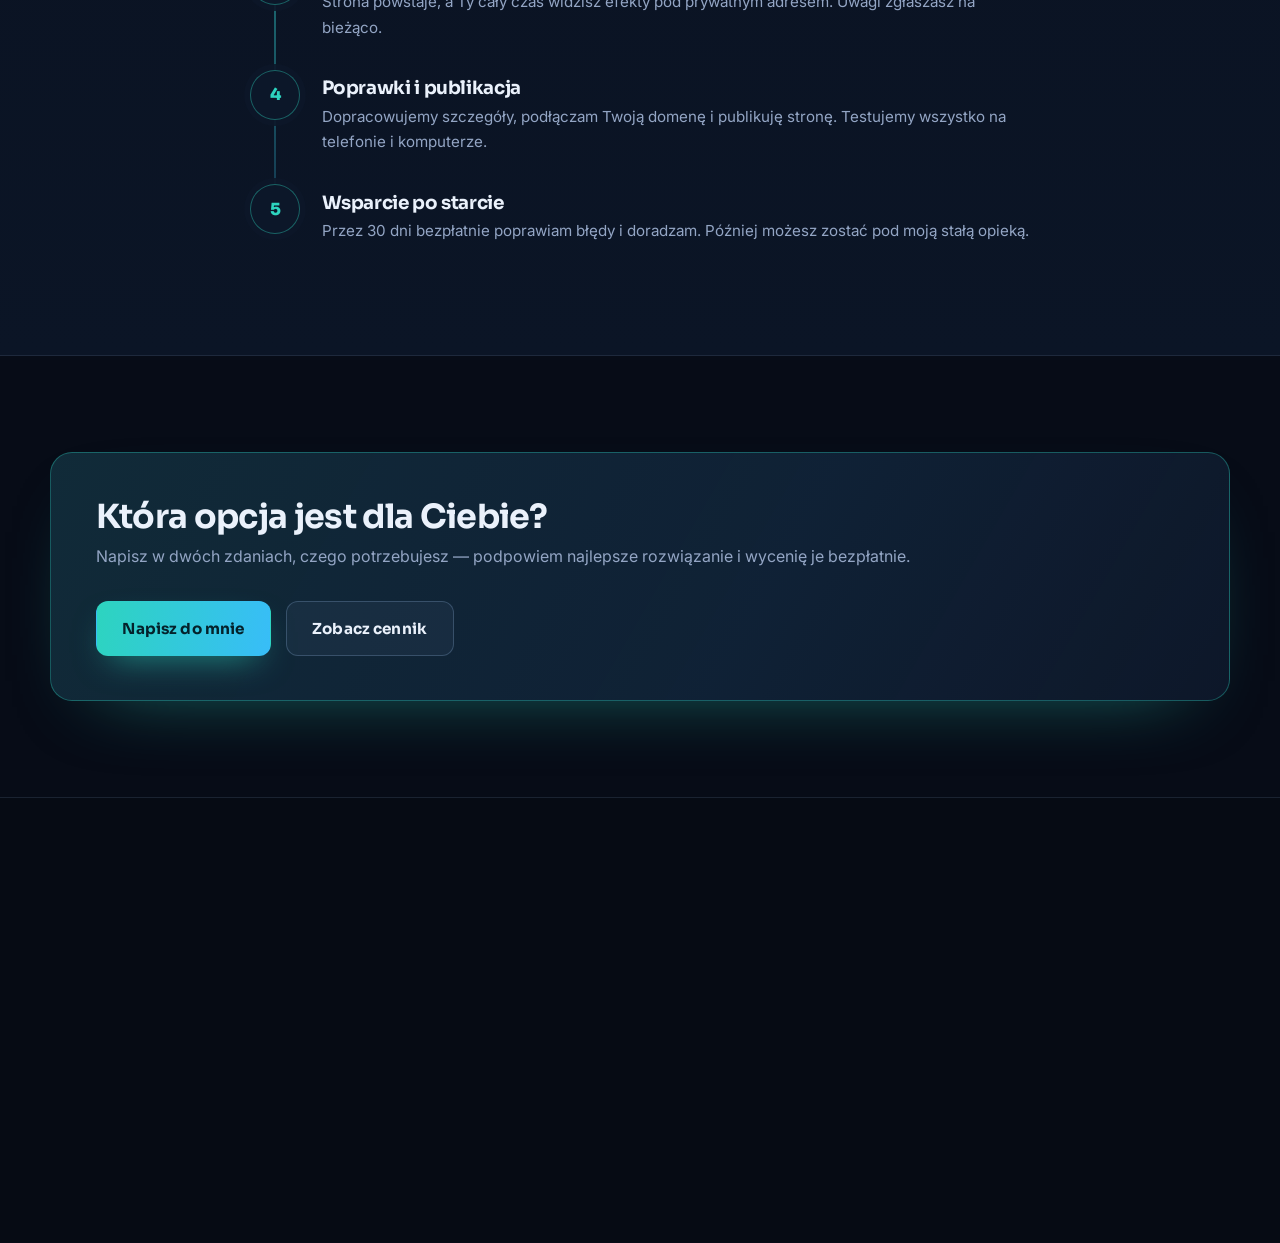
<file: oferta.html>
<!DOCTYPE html>
<html lang="pl">
<head>
  <meta charset="UTF-8">
  <meta name="viewport" content="width=device-width, initial-scale=1.0">
  <title>Oferta — strony internetowe dla firm i osób | Charejro</title>
  <meta name="description" content="Strony wizytówki, strony firmowe, sklepy i zamówienia online, systemy rezerwacji, optymalizacja i opieka nad stroną. Zobacz pełną ofertę i proces współpracy.">
  <meta property="og:title" content="Oferta — Charejro">
  <meta property="og:description" content="Od prostej wizytówki po rozbudowane zamówienia i rezerwacje online — wszystko szyte na miarę.">
  <meta property="og:type" content="website">
  <meta property="og:locale" content="pl_PL">
  <meta name="theme-color" content="#070c17">
  <link rel="icon" href="favicon.png" type="image/png">
  <link rel="preconnect" href="https://fonts.googleapis.com">
  <link rel="preconnect" href="https://fonts.gstatic.com" crossorigin>
  <link rel="stylesheet" href="https://fonts.googleapis.com/css2?family=Inter:wght@400;500;600;700&family=Sora:wght@700;800&display=swap" media="print" onload="this.media='all'">
  <noscript><link rel="stylesheet" href="https://fonts.googleapis.com/css2?family=Inter:wght@400;500;600;700&family=Sora:wght@700;800&display=swap"></noscript>
  <link rel="stylesheet" href="css/style.css">
</head>
<body>
  <a class="skip-link" href="#main">Przejdź do treści</a>

  <header class="site-header" id="gora">
    <div class="container header-inner">
      <a class="brand" href="index.html">
        <img class="brand-mark" src="img/logo.png" alt="" width="62" height="56" aria-hidden="true">
        <span class="brand-text">Charejro<small>Cezary Rybak · strony internetowe</small></span>
      </a>
      <nav class="site-nav" id="site-nav" aria-label="Nawigacja główna">
        <a href="index.html">Start</a>
        <a href="oferta.html" class="active">Oferta</a>
        <a href="portfolio.html">Portfolio</a>
        <a href="cennik.html">Cennik</a>
        <a href="kontakt.html">Kontakt</a>
        <a class="btn btn-primary btn-small nav-cta" href="kontakt.html">Bezpłatna wycena</a>
      </nav>
      <button class="nav-toggle" type="button" aria-expanded="false" aria-controls="site-nav" aria-label="Otwórz menu">
        <span></span><span></span><span></span>
      </button>
    </div>
  </header>

  <main id="main">

    <!-- ===== NAGŁÓWEK STRONY ===== -->
    <section class="page-hero">
      <div class="container">
        <p class="eyebrow">Oferta</p>
        <h1>Co mogę dla Ciebie zrobić</h1>
        <p class="lead">Od prostej wizytówki po rozbudowane zamówienia i rezerwacje online — wszystko szyte na miarę, bez gotowych szablonów.</p>
      </div>
    </section>

    <!-- ===== USŁUGI ===== -->
    <section class="section" style="padding-top: clamp(2rem, 4vw, 3rem);">
      <div class="container">
        <h2 class="sr-only">Zakres usług</h2>
        <div class="cards-grid">
          <article class="card reveal">
            <div class="card-icon" aria-hidden="true">
              <svg viewBox="0 0 24 24" fill="none" stroke="currentColor" stroke-width="1.8" stroke-linecap="round" stroke-linejoin="round"><rect x="2.5" y="4" width="19" height="13" rx="2"/><path d="M8 21h8M12 17v4"/></svg>
            </div>
            <h3>Strony wizytówki</h3>
            <p>Elegancka, jednostronicowa strona, która w kilka sekund przedstawi Ciebie i Twoją ofertę. Idealna na start.</p>
          </article>

          <article class="card reveal">
            <div class="card-icon" aria-hidden="true">
              <svg viewBox="0 0 24 24" fill="none" stroke="currentColor" stroke-width="1.8" stroke-linecap="round" stroke-linejoin="round"><rect x="3" y="3" width="18" height="18" rx="2"/><path d="M3 9h18M9 21V9"/></svg>
            </div>
            <h3>Strony firmowe i landing page</h3>
            <p>Wielosekcyjne strony z ofertą, cennikiem, galerią i opiniami klientów. Budują zaufanie i zbierają zapytania.</p>
          </article>

          <article class="card reveal">
            <div class="card-icon" aria-hidden="true">
              <svg viewBox="0 0 24 24" fill="none" stroke="currentColor" stroke-width="1.8" stroke-linecap="round" stroke-linejoin="round"><circle cx="9" cy="20" r="1.5"/><circle cx="18" cy="20" r="1.5"/><path d="M2.5 3h2.5l2.3 12.1a1.5 1.5 0 0 0 1.5 1.2h8.6a1.5 1.5 0 0 0 1.5-1.2L20.5 7H6"/></svg>
            </div>
            <h3>Sklepy i zamówienia online</h3>
            <p>Koszyk, podsumowanie zamówienia i wybór dostawy lub odbioru — jak w projekcie restauracji Portowa Fala.</p>
          </article>

          <article class="card reveal">
            <div class="card-icon" aria-hidden="true">
              <svg viewBox="0 0 24 24" fill="none" stroke="currentColor" stroke-width="1.8" stroke-linecap="round" stroke-linejoin="round"><rect x="3" y="5" width="18" height="16" rx="2"/><path d="M8 3v4M16 3v4M3 10h18M8.5 15l2.3 2.3L15.5 13"/></svg>
            </div>
            <h3>Rezerwacje i formularze</h3>
            <p>Interaktywne formularze rezerwacji i zapytań, które same się uzupełniają i wysyłają gotową wiadomość na Twój e-mail.</p>
          </article>

          <article class="card reveal">
            <div class="card-icon" aria-hidden="true">
              <svg viewBox="0 0 24 24" fill="none" stroke="currentColor" stroke-width="1.8" stroke-linecap="round" stroke-linejoin="round"><path d="M13 2 4.5 13.5H11L9.5 22 19 10h-6.5L13 2Z"/></svg>
            </div>
            <h3>Odświeżenie i optymalizacja</h3>
            <p>Masz już stronę, ale wolno się ładuje albo źle wygląda na telefonie? Poprawię szybkość, wygląd i widoczność w Google.</p>
          </article>

          <article class="card reveal">
            <div class="card-icon" aria-hidden="true">
              <svg viewBox="0 0 24 24" fill="none" stroke="currentColor" stroke-width="1.8" stroke-linecap="round" stroke-linejoin="round"><path d="M12 2 4 5.5v6c0 5 3.4 8.7 8 10.5 4.6-1.8 8-5.5 8-10.5v-6L12 2Z"/><path d="m8.5 11.5 2.5 2.5 4.5-4.5"/></svg>
            </div>
            <h3>Opieka nad stroną</h3>
            <p>Aktualizacje, drobne zmiany treści i kopie zapasowe. Nie musisz się znać na kodzie — po prostu napiszesz, co zmienić.</p>
          </article>
        </div>
      </div>
    </section>

    <!-- ===== PROCES ===== -->
    <section class="section section-alt" id="proces">
      <div class="container">
        <div class="section-head reveal">
          <p class="eyebrow">Jak pracujemy</p>
          <h2>Prosto, krok po kroku</h2>
          <p class="lead">Wiesz, na jakim etapie jest projekt i co będzie się działo dalej. Bez niespodzianek.</p>
        </div>

        <ol class="timeline">
          <li class="reveal">
            <span class="step-num">1</span>
            <div>
              <h3>Rozmowa i bezpłatna wycena</h3>
              <p>Opowiadasz mi o swojej firmie i celach. W ciągu 48 godzin dostajesz konkretną wycenę i termin — bez zobowiązań.</p>
            </div>
          </li>
          <li class="reveal">
            <span class="step-num">2</span>
            <div>
              <h3>Projekt i treści</h3>
              <p>Przygotowuję układ strony i pomagam poukładać teksty oraz zdjęcia. Zatwierdzasz kierunek, zanim napiszę kod.</p>
            </div>
          </li>
          <li class="reveal">
            <span class="step-num">3</span>
            <div>
              <h3>Kodowanie</h3>
              <p>Strona powstaje, a Ty cały czas widzisz efekty pod prywatnym adresem. Uwagi zgłaszasz na bieżąco.</p>
            </div>
          </li>
          <li class="reveal">
            <span class="step-num">4</span>
            <div>
              <h3>Poprawki i publikacja</h3>
              <p>Dopracowujemy szczegóły, podłączam Twoją domenę i publikuję stronę. Testujemy wszystko na telefonie i komputerze.</p>
            </div>
          </li>
          <li class="reveal">
            <span class="step-num">5</span>
            <div>
              <h3>Wsparcie po starcie</h3>
              <p>Przez 30 dni bezpłatnie poprawiam błędy i doradzam. Później możesz zostać pod moją stałą opieką.</p>
            </div>
          </li>
        </ol>
      </div>
    </section>

    <!-- ===== CTA ===== -->
    <section class="cta-band" style="padding-top: clamp(3.5rem, 8vw, 6rem);">
      <div class="container">
        <div class="cta-inner reveal">
          <div>
            <h2>Która opcja jest dla Ciebie?</h2>
            <p>Napisz w dwóch zdaniach, czego potrzebujesz — podpowiem najlepsze rozwiązanie i wycenię je bezpłatnie.</p>
          </div>
          <div class="cta-actions">
            <a class="btn btn-primary" href="kontakt.html">Napisz do mnie</a>
            <a class="btn btn-ghost" href="cennik.html">Zobacz cennik</a>
          </div>
        </div>
      </div>
    </section>
  </main>

  <footer class="site-footer">
    <div class="container footer-grid">
      <div class="footer-brand">
        <a class="brand" href="index.html">
          <img class="brand-mark" src="img/logo.png" alt="" width="62" height="56" aria-hidden="true">
          <span class="brand-text">Charejro<small>strony internetowe</small></span>
        </a>
        <p>Projektuję i koduję strony internetowe dla firm i osób — od wizytówki po rozbudowane systemy zamówień i rezerwacji.</p>
      </div>
      <nav class="footer-nav" aria-label="Nawigacja w stopce">
        <h3>Na stronie</h3>
        <a href="index.html">Start</a>
        <a href="oferta.html">Oferta</a>
        <a href="portfolio.html">Portfolio</a>
        <a href="cennik.html">Cennik</a>
        <a href="kontakt.html">Kontakt</a>
      </nav>
      <div class="footer-contact">
        <h3>Kontakt</h3>
        <a href="mailto:charejro@gmail.com">charejro@gmail.com</a>
        <a href="tel:+48501589194">+48 501 589 194</a>
        <a href="https://wa.me/48501589194?text=Dzie%C5%84%20dobry%2C%20pisz%C4%99%20w%20sprawie%20strony%20internetowej." target="_blank" rel="noopener">WhatsApp: +48 501 589 194</a>
        <span>Swarzewo, 84-100 · woj. pomorskie</span>
        <a href="https://github.com/charejro" target="_blank" rel="noopener">github.com/charejro</a>
      </div>
    </div>
    <div class="container footer-bottom">
      <p>© <span id="year">2026</span> Cezary Rybak · Charejro — wszystkie prawa zastrzeżone.</p>
      <p>Strona zaprojektowana i zakodowana od zera.</p>
    </div>
  </footer>

  <a class="to-top" href="#gora" aria-label="Wróć na górę" title="Wróć na górę"><span aria-hidden="true">↑</span></a>
  <a class="whatsapp-fab" href="https://wa.me/48501589194?text=Dzie%C5%84%20dobry%2C%20pisz%C4%99%20w%20sprawie%20strony%20internetowej." target="_blank" rel="noopener" aria-label="Napisz na WhatsApp" title="Napisz na WhatsApp">
    <svg viewBox="0 0 24 24" fill="currentColor" aria-hidden="true"><path d="M17.472 14.382c-.297-.149-1.758-.867-2.03-.967-.273-.099-.471-.148-.67.15-.197.297-.767.966-.94 1.164-.173.199-.347.223-.644.075-.297-.15-1.255-.463-2.39-1.475-.883-.788-1.48-1.761-1.653-2.059-.173-.297-.018-.458.13-.606.134-.133.298-.347.446-.52.149-.174.198-.298.298-.497.099-.198.05-.371-.025-.52-.075-.149-.669-1.612-.916-2.207-.242-.579-.487-.5-.669-.51-.173-.008-.371-.01-.57-.01-.198 0-.52.074-.792.372-.272.297-1.04 1.016-1.04 2.479 0 1.462 1.065 2.875 1.213 3.074.149.198 2.096 3.2 5.077 4.487.709.306 1.262.489 1.694.625.712.227 1.36.195 1.871.118.571-.085 1.758-.719 2.006-1.413.248-.694.248-1.289.173-1.413-.074-.124-.272-.198-.57-.347m-5.421 7.403h-.004a9.87 9.87 0 01-5.031-1.378l-.361-.214-3.741.982.998-3.648-.235-.374a9.86 9.86 0 01-1.51-5.26c.001-5.45 4.436-9.884 9.888-9.884 2.64 0 5.122 1.03 6.988 2.898a9.825 9.825 0 012.893 6.994c-.003 5.45-4.437 9.884-9.885 9.884m8.413-18.297A11.815 11.815 0 0012.05 0C5.495 0 .16 5.335.157 11.892c0 2.096.547 4.142 1.588 5.945L.057 24l6.305-1.654a11.882 11.882 0 005.683 1.448h.005c6.554 0 11.89-5.335 11.893-11.893a11.821 11.821 0 00-3.48-8.413z"/></svg>
  </a>

  <script src="js/script.js"></script>
</body>
</html>
</file>
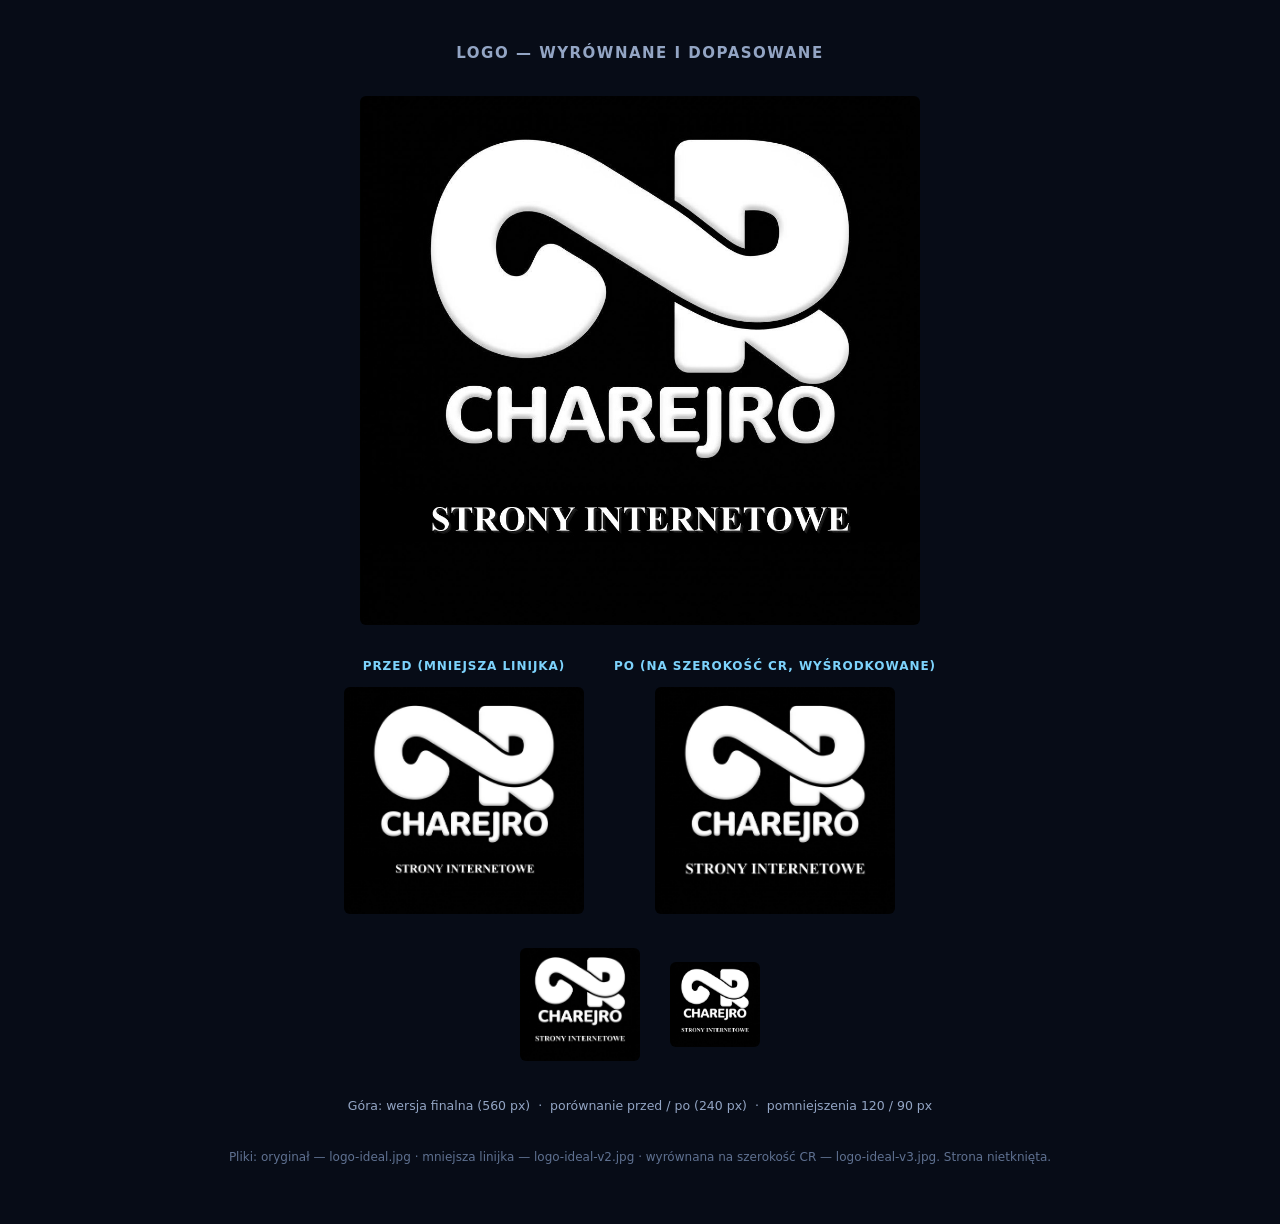
<file: podglad-logo.html>
<!DOCTYPE html>
<html lang="pl">
<head>
  <meta charset="utf-8">
  <meta name="viewport" content="width=device-width, initial-scale=1.0">
  <title>Logo — Twój obrazek | Charejro</title>
  <style>
    body {
      margin: 0;
      background: #070c17;
      color: #eaf1fb;
      font-family: system-ui, Arial, sans-serif;
      display: flex;
      flex-direction: column;
      align-items: center;
      gap: 34px;
      padding: 44px 20px 60px;
    }
    h1 { font-size: 15px; font-weight: 600; color: #93a5c4; letter-spacing: 0.1em; text-transform: uppercase; margin: 0; }
    h2 { font-size: 12px; font-weight: 600; color: #7dd3fc; letter-spacing: 0.08em; text-transform: uppercase; margin: 0; text-align: center; }
    img { display: block; border-radius: 6px; }
    .row { display: flex; align-items: center; gap: 30px; flex-wrap: wrap; justify-content: center; }
    .caption { font-size: 12.5px; color: #93a5c4; text-align: center; max-width: 700px; margin: 0; line-height: 1.7; }
    .note { font-size: 12px; color: #5f7191; text-align: center; margin: 0; }
    .block { display: flex; flex-direction: column; align-items: center; gap: 14px; }
  </style>
</head>
<body>
  <h1>Logo — wyrównane i dopasowane</h1>

  <img src="podglad/logo-ideal-v3.jpg" alt="Logo Charejro — wersja wyrównana" style="width:560px">

  <div class="row">
    <div class="block">
      <h2>Przed (mniejsza linijka)</h2>
      <img src="podglad/logo-ideal-v2.jpg" alt="Przed" style="width:240px">
    </div>
    <div class="block">
      <h2>Po (na szerokość CR, wyśrodkowane)</h2>
      <img src="podglad/logo-ideal-v3.jpg" alt="Po" style="width:240px">
    </div>
  </div>

  <div class="row">
    <img src="podglad/logo-ideal-v3.jpg" alt="" style="width:120px">
    <img src="podglad/logo-ideal-v3.jpg" alt="" style="width:90px">
  </div>

  <p class="caption">
    Góra: wersja finalna (560 px) &nbsp;·&nbsp; porównanie przed / po (240 px) &nbsp;·&nbsp; pomniejszenia 120 / 90 px
  </p>
  <p class="note">Pliki: oryginał — logo-ideal.jpg · mniejsza linijka — logo-ideal-v2.jpg · wyrównana na szerokość CR — logo-ideal-v3.jpg. Strona nietknięta.</p>
</body>
</html>
</file>
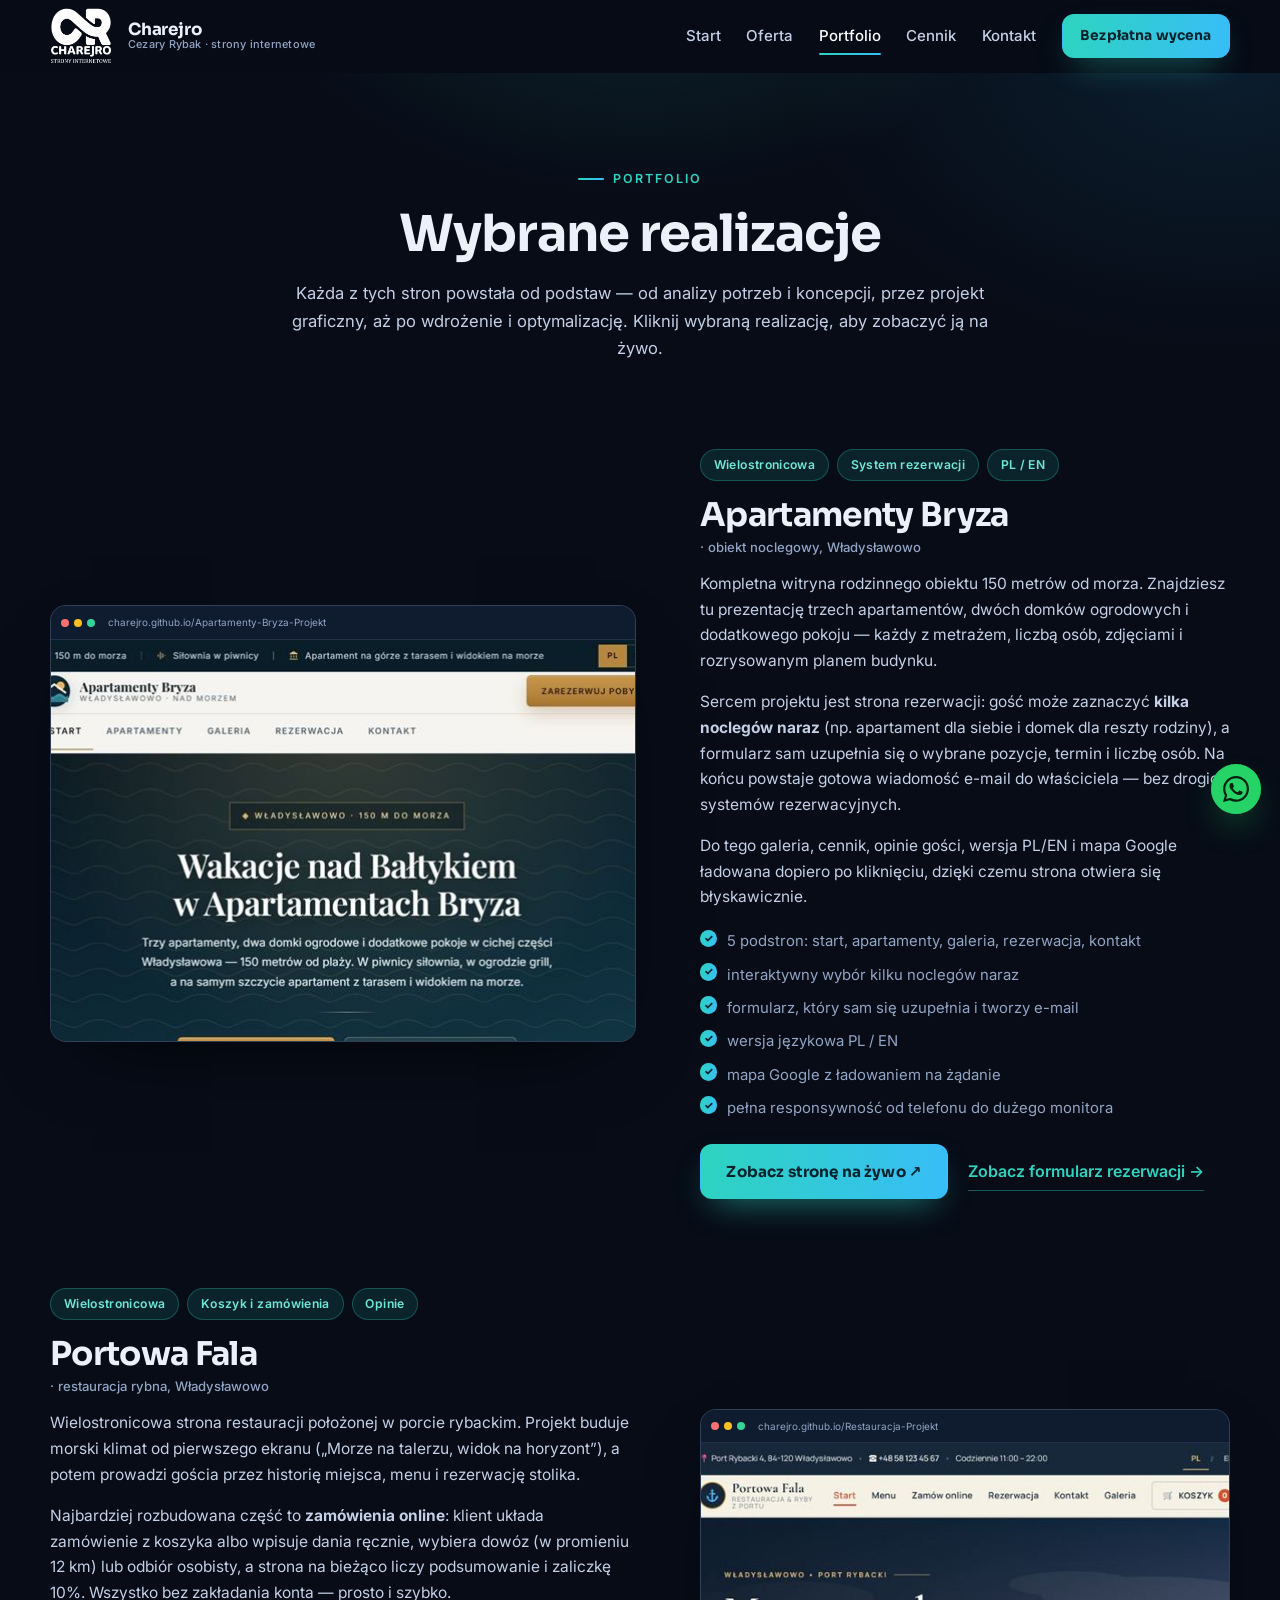
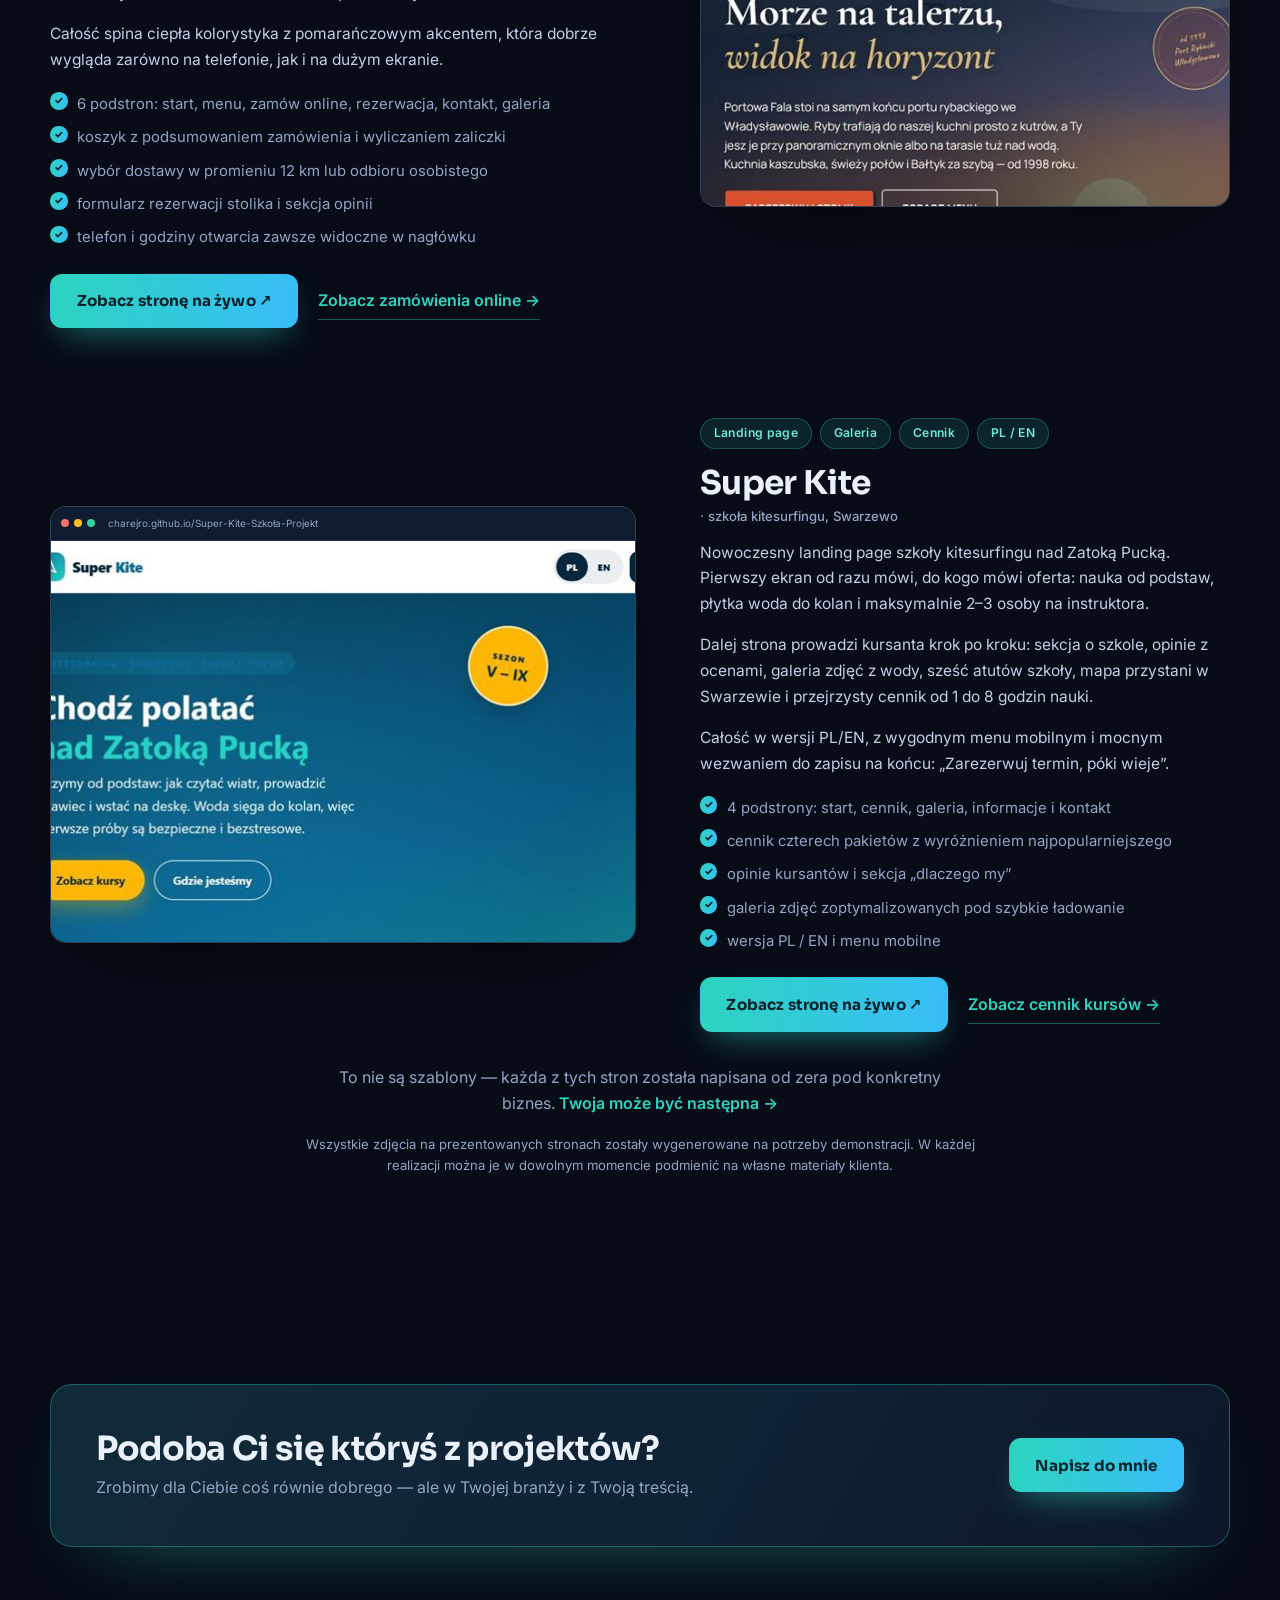
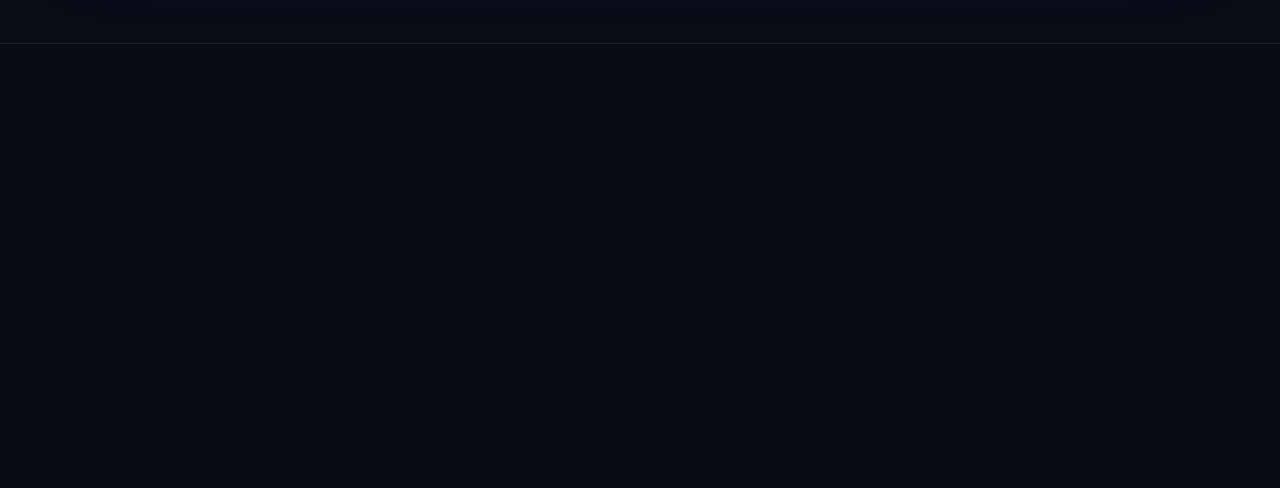
<file: portfolio.html>
<!DOCTYPE html>
<html lang="pl">
<head>
  <meta charset="UTF-8">
  <meta name="viewport" content="width=device-width, initial-scale=1.0">
  <title>Portfolio — moje realizacje stron | Charejro</title>
  <meta name="description" content="Trzy gotowe strony: Apartamenty Bryza z systemem rezerwacji, restauracja Portowa Fala z zamówieniami online i szkoła kitesurfingu Super Kite.">
  <meta property="og:title" content="Portfolio — Charejro">
  <meta property="og:description" content="Zobacz dokładnie, co powstało w każdym z trzech projektów — i wejdź na żywe strony.">
  <meta property="og:type" content="website">
  <meta property="og:locale" content="pl_PL">
  <meta name="theme-color" content="#070c17">
  <link rel="icon" href="favicon.png" type="image/png">
  <link rel="preconnect" href="https://fonts.googleapis.com">
  <link rel="preconnect" href="https://fonts.gstatic.com" crossorigin>
  <link rel="stylesheet" href="https://fonts.googleapis.com/css2?family=Inter:wght@400;500;600;700&family=Sora:wght@700;800&display=swap" media="print" onload="this.media='all'">
  <noscript><link rel="stylesheet" href="https://fonts.googleapis.com/css2?family=Inter:wght@400;500;600;700&family=Sora:wght@700;800&display=swap"></noscript>
  <link rel="stylesheet" href="css/style.css">
</head>
<body>
  <a class="skip-link" href="#main">Przejdź do treści</a>

  <header class="site-header" id="gora">
    <div class="container header-inner">
      <a class="brand" href="index.html">
        <img class="brand-mark" src="img/logo.png" alt="" width="62" height="56" aria-hidden="true">
        <span class="brand-text">Charejro<small>Cezary Rybak · strony internetowe</small></span>
      </a>
      <nav class="site-nav" id="site-nav" aria-label="Nawigacja główna">
        <a href="index.html">Start</a>
        <a href="oferta.html">Oferta</a>
        <a href="portfolio.html" class="active">Portfolio</a>
        <a href="cennik.html">Cennik</a>
        <a href="kontakt.html">Kontakt</a>
        <a class="btn btn-primary btn-small nav-cta" href="kontakt.html">Bezpłatna wycena</a>
      </nav>
      <button class="nav-toggle" type="button" aria-expanded="false" aria-controls="site-nav" aria-label="Otwórz menu">
        <span></span><span></span><span></span>
      </button>
    </div>
  </header>

  <main id="main">

    <!-- ===== NAGŁÓWEK STRONY ===== -->
    <section class="page-hero">
      <div class="container">
        <p class="eyebrow">Portfolio</p>
        <h1>Wybrane realizacje</h1>
        <p class="lead">Każda z tych stron powstała od podstaw — od analizy potrzeb i koncepcji, przez projekt graficzny, aż po wdrożenie i optymalizację. Kliknij wybraną realizację, aby zobaczyć ją na żywo.</p>
      </div>
    </section>

    <!-- ===== PROJEKTY ===== -->
    <section class="section" style="padding-top: clamp(2rem, 4vw, 3rem);">
      <div class="container">
        <h2 class="sr-only">Moje realizacje</h2>

        <!-- Projekt 1: Apartamenty Bryza -->
        <article class="project reveal">
          <div class="project-media">
            <div class="browser-frame">
              <div class="browser-bar"><span></span><span></span><span></span><em>charejro.github.io/Apartamenty-Bryza-Projekt</em></div>
              <a href="https://charejro.github.io/Apartamenty-Bryza-Projekt/index.html" target="_blank" rel="noopener">
                <img src="img/portfolio-apartamenty-bryza-1200.jpg"
                     srcset="img/portfolio-apartamenty-bryza-640.jpg 640w, img/portfolio-apartamenty-bryza-900.jpg 900w, img/portfolio-apartamenty-bryza-1200.jpg 1200w"
                     sizes="(max-width: 640px) 92vw, (max-width: 1024px) 88vw, 560px"
                     width="1200" height="750"
                     alt="Podgląd strony Apartamenty Bryza — obiekt noclegowy nad morzem" loading="lazy" decoding="async">
              </a>
            </div>
          </div>
          <div class="project-body">
            <p class="project-tags"><span>Wielostronicowa</span><span>System rezerwacji</span><span>PL / EN</span></p>
            <h3>Apartamenty Bryza <small>· obiekt noclegowy, Władysławowo</small></h3>
            <p>
              Kompletna witryna rodzinnego obiektu 150 metrów od morza. Znajdziesz tu prezentację
              trzech apartamentów, dwóch domków ogrodowych i dodatkowego pokoju — każdy z metrażem,
              liczbą osób, zdjęciami i rozrysowanym planem budynku.
            </p>
            <p>
              Sercem projektu jest strona rezerwacji: gość może zaznaczyć <strong>kilka noclegów naraz</strong>
              (np. apartament dla siebie i domek dla reszty rodziny), a formularz sam uzupełnia się
              o wybrane pozycje, termin i liczbę osób. Na końcu powstaje gotowa wiadomość e-mail
              do właściciela — bez drogich systemów rezerwacyjnych.
            </p>
            <p>
              Do tego galeria, cennik, opinie gości, wersja PL/EN i mapa Google ładowana dopiero
              po kliknięciu, dzięki czemu strona otwiera się błyskawicznie.
            </p>
            <ul class="check-list">
              <li>5 podstron: start, apartamenty, galeria, rezerwacja, kontakt</li>
              <li>interaktywny wybór kilku noclegów naraz</li>
              <li>formularz, który sam się uzupełnia i tworzy e-mail</li>
              <li>wersja językowa PL / EN</li>
              <li>mapa Google z ładowaniem na żądanie</li>
              <li>pełna responsywność od telefonu do dużego monitora</li>
            </ul>
            <div class="project-actions">
              <a class="btn btn-primary" href="https://charejro.github.io/Apartamenty-Bryza-Projekt/index.html" target="_blank" rel="noopener">Zobacz stronę na żywo ↗</a>
              <a class="link-arrow" href="https://charejro.github.io/Apartamenty-Bryza-Projekt/rezerwacja.html#formularz" target="_blank" rel="noopener">Zobacz formularz rezerwacji →</a>
            </div>
          </div>
        </article>

        <!-- Projekt 2: Portowa Fala -->
        <article class="project reverse reveal">
          <div class="project-media">
            <div class="browser-frame">
              <div class="browser-bar"><span></span><span></span><span></span><em>charejro.github.io/Restauracja-Projekt</em></div>
              <a href="https://charejro.github.io/Restauracja-Projekt/index.html" target="_blank" rel="noopener">
                <img src="img/portfolio-portowa-fala-1200.jpg"
                     srcset="img/portfolio-portowa-fala-640.jpg 640w, img/portfolio-portowa-fala-900.jpg 900w, img/portfolio-portowa-fala-1200.jpg 1200w"
                     sizes="(max-width: 640px) 92vw, (max-width: 1024px) 88vw, 560px"
                     width="1200" height="750"
                     alt="Podgląd strony Portowa Fala — restauracja z widokiem na morze" loading="lazy" decoding="async">
              </a>
            </div>
          </div>
          <div class="project-body">
            <p class="project-tags"><span>Wielostronicowa</span><span>Koszyk i zamówienia</span><span>Opinie</span></p>
            <h3>Portowa Fala <small>· restauracja rybna, Władysławowo</small></h3>
            <p>
              Wielostronicowa strona restauracji położonej w porcie rybackim. Projekt buduje
              morski klimat od pierwszego ekranu („Morze na talerzu, widok na horyzont”),
              a potem prowadzi gościa przez historię miejsca, menu i rezerwację stolika.
            </p>
            <p>
              Najbardziej rozbudowana część to <strong>zamówienia online</strong>: klient układa
              zamówienie z koszyka albo wpisuje dania ręcznie, wybiera dowóz (w promieniu 12 km)
              lub odbiór osobisty, a strona na bieżąco liczy podsumowanie i zaliczkę 10%.
              Wszystko bez zakładania konta — prosto i szybko.
            </p>
            <p>
              Całość spina ciepła kolorystyka z pomarańczowym akcentem, która dobrze wygląda
              zarówno na telefonie, jak i na dużym ekranie.
            </p>
            <ul class="check-list">
              <li>6 podstron: start, menu, zamów online, rezerwacja, kontakt, galeria</li>
              <li>koszyk z podsumowaniem zamówienia i wyliczaniem zaliczki</li>
              <li>wybór dostawy w promieniu 12 km lub odbioru osobistego</li>
              <li>formularz rezerwacji stolika i sekcja opinii</li>
              <li>telefon i godziny otwarcia zawsze widoczne w nagłówku</li>
            </ul>
            <div class="project-actions">
              <a class="btn btn-primary" href="https://charejro.github.io/Restauracja-Projekt/index.html" target="_blank" rel="noopener">Zobacz stronę na żywo ↗</a>
              <a class="link-arrow" href="https://charejro.github.io/Restauracja-Projekt/zamow.html" target="_blank" rel="noopener">Zobacz zamówienia online →</a>
            </div>
          </div>
        </article>

        <!-- Projekt 3: Super Kite -->
        <article class="project reveal">
          <div class="project-media">
            <div class="browser-frame">
              <div class="browser-bar"><span></span><span></span><span></span><em>charejro.github.io/Super-Kite-Szkoła-Projekt</em></div>
              <a href="https://charejro.github.io/Super-Kite-Szko-a-Projekt-strona/index.html" target="_blank" rel="noopener">
                <img src="img/portfolio-super-kite-1200.jpg"
                     srcset="img/portfolio-super-kite-640.jpg 640w, img/portfolio-super-kite-900.jpg 900w, img/portfolio-super-kite-1200.jpg 1200w"
                     sizes="(max-width: 640px) 92vw, (max-width: 1024px) 88vw, 560px"
                     width="1200" height="750"
                     alt="Podgląd strony Super Kite — szkoła kitesurfingu nad Zatoką Pucką" loading="lazy" decoding="async">
              </a>
            </div>
          </div>
          <div class="project-body">
            <p class="project-tags"><span>Landing page</span><span>Galeria</span><span>Cennik</span><span>PL / EN</span></p>
            <h3>Super Kite <small>· szkoła kitesurfingu, Swarzewo</small></h3>
            <p>
              Nowoczesny landing page szkoły kitesurfingu nad Zatoką Pucką. Pierwszy ekran
              od razu mówi, do kogo mówi oferta: nauka od podstaw, płytka woda do kolan
              i maksymalnie 2–3 osoby na instruktora.
            </p>
            <p>
              Dalej strona prowadzi kursanta krok po kroku: sekcja o szkole, opinie z ocenami,
              galeria zdjęć z wody, sześć atutów szkoły, mapa przystani w Swarzewie
              i przejrzysty cennik od 1 do 8 godzin nauki.
            </p>
            <p>
              Całość w wersji PL/EN, z wygodnym menu mobilnym i mocnym wezwaniem do zapisu
              na końcu: „Zarezerwuj termin, póki wieje”.
            </p>
            <ul class="check-list">
              <li>4 podstrony: start, cennik, galeria, informacje i kontakt</li>
              <li>cennik czterech pakietów z wyróżnieniem najpopularniejszego</li>
              <li>opinie kursantów i sekcja „dlaczego my”</li>
              <li>galeria zdjęć zoptymalizowanych pod szybkie ładowanie</li>
              <li>wersja PL / EN i menu mobilne</li>
            </ul>
            <div class="project-actions">
              <a class="btn btn-primary" href="https://charejro.github.io/Super-Kite-Szko-a-Projekt-strona/index.html" target="_blank" rel="noopener">Zobacz stronę na żywo ↗</a>
              <a class="link-arrow" href="https://charejro.github.io/Super-Kite-Szko-a-Projekt-strona/cennik.html" target="_blank" rel="noopener">Zobacz cennik kursów →</a>
            </div>
          </div>
        </article>

        <p class="portfolio-note reveal">
          To nie są szablony — każda z tych stron została napisana od zera pod konkretny biznes.
          <a href="kontakt.html">Twoja może być następna →</a>
        </p>

        <p class="portfolio-disclaimer reveal">
          Wszystkie zdjęcia na prezentowanych stronach zostały wygenerowane na potrzeby
          demonstracji. W każdej realizacji można je w dowolnym momencie podmienić
          na własne materiały klienta.
        </p>
      </div>
    </section>

    <!-- ===== CTA ===== -->
    <section class="cta-band" style="padding-top: clamp(3.5rem, 8vw, 6rem);">
      <div class="container">
        <div class="cta-inner reveal">
          <div>
            <h2>Podoba Ci się któryś z projektów?</h2>
            <p>Zrobimy dla Ciebie coś równie dobrego — ale w Twojej branży i z Twoją treścią.</p>
          </div>
          <div class="cta-actions">
            <a class="btn btn-primary" href="kontakt.html">Napisz do mnie</a>
          </div>
        </div>
      </div>
    </section>
  </main>

  <footer class="site-footer">
    <div class="container footer-grid">
      <div class="footer-brand">
        <a class="brand" href="index.html">
          <img class="brand-mark" src="img/logo.png" alt="" width="62" height="56" aria-hidden="true">
          <span class="brand-text">Charejro<small>strony internetowe</small></span>
        </a>
        <p>Projektuję i koduję strony internetowe dla firm i osób — od wizytówki po rozbudowane systemy zamówień i rezerwacji.</p>
      </div>
      <nav class="footer-nav" aria-label="Nawigacja w stopce">
        <h3>Na stronie</h3>
        <a href="index.html">Start</a>
        <a href="oferta.html">Oferta</a>
        <a href="portfolio.html">Portfolio</a>
        <a href="cennik.html">Cennik</a>
        <a href="kontakt.html">Kontakt</a>
      </nav>
      <div class="footer-contact">
        <h3>Kontakt</h3>
        <a href="mailto:charejro@gmail.com">charejro@gmail.com</a>
        <a href="tel:+48501589194">+48 501 589 194</a>
        <a href="https://wa.me/48501589194?text=Dzie%C5%84%20dobry%2C%20pisz%C4%99%20w%20sprawie%20strony%20internetowej." target="_blank" rel="noopener">WhatsApp: +48 501 589 194</a>
        <span>Swarzewo, 84-100 · woj. pomorskie</span>
        <a href="https://github.com/charejro" target="_blank" rel="noopener">github.com/charejro</a>
      </div>
    </div>
    <div class="container footer-bottom">
      <p>© <span id="year">2026</span> Cezary Rybak · Charejro — wszystkie prawa zastrzeżone.</p>
      <p>Strona zaprojektowana i zakodowana od zera.</p>
    </div>
  </footer>

  <a class="to-top" href="#gora" aria-label="Wróć na górę" title="Wróć na górę"><span aria-hidden="true">↑</span></a>
  <a class="whatsapp-fab" href="https://wa.me/48501589194?text=Dzie%C5%84%20dobry%2C%20pisz%C4%99%20w%20sprawie%20strony%20internetowej." target="_blank" rel="noopener" aria-label="Napisz na WhatsApp" title="Napisz na WhatsApp">
    <svg viewBox="0 0 24 24" fill="currentColor" aria-hidden="true"><path d="M17.472 14.382c-.297-.149-1.758-.867-2.03-.967-.273-.099-.471-.148-.67.15-.197.297-.767.966-.94 1.164-.173.199-.347.223-.644.075-.297-.15-1.255-.463-2.39-1.475-.883-.788-1.48-1.761-1.653-2.059-.173-.297-.018-.458.13-.606.134-.133.298-.347.446-.52.149-.174.198-.298.298-.497.099-.198.05-.371-.025-.52-.075-.149-.669-1.612-.916-2.207-.242-.579-.487-.5-.669-.51-.173-.008-.371-.01-.57-.01-.198 0-.52.074-.792.372-.272.297-1.04 1.016-1.04 2.479 0 1.462 1.065 2.875 1.213 3.074.149.198 2.096 3.2 5.077 4.487.709.306 1.262.489 1.694.625.712.227 1.36.195 1.871.118.571-.085 1.758-.719 2.006-1.413.248-.694.248-1.289.173-1.413-.074-.124-.272-.198-.57-.347m-5.421 7.403h-.004a9.87 9.87 0 01-5.031-1.378l-.361-.214-3.741.982.998-3.648-.235-.374a9.86 9.86 0 01-1.51-5.26c.001-5.45 4.436-9.884 9.888-9.884 2.64 0 5.122 1.03 6.988 2.898a9.825 9.825 0 012.893 6.994c-.003 5.45-4.437 9.884-9.885 9.884m8.413-18.297A11.815 11.815 0 0012.05 0C5.495 0 .16 5.335.157 11.892c0 2.096.547 4.142 1.588 5.945L.057 24l6.305-1.654a11.882 11.882 0 005.683 1.448h.005c6.554 0 11.89-5.335 11.893-11.893a11.821 11.821 0 00-3.48-8.413z"/></svg>
  </a>

  <script src="js/script.js"></script>
</body>
</html>
</file>
<file: css/style.css>
/* ============================================================
   Charejro — Cezary Rybak · strony internetowe
   style.css
   ============================================================ */

/* ---------- Reset i zmienne ---------- */
*,
*::before,
*::after { box-sizing: border-box; }

:root {
  --bg: #070c17;
  --bg-2: #0a1120;
  --surface: #0d1729;
  --surface-2: #101d33;
  --border: rgba(148, 180, 225, 0.14);
  --border-strong: rgba(148, 180, 225, 0.26);
  --text: #eaf1fb;
  --text-2: #c3d0e5;
  --muted: #93a5c4;
  --accent: #2dd4bf;
  --accent-2: #38bdf8;
  --accent-soft: rgba(45, 212, 191, 0.12);
  --grad: linear-gradient(100deg, #5eead4, #38bdf8);
  --grad-btn: linear-gradient(100deg, #2dd4bf, #38bdf8);
  --shadow: 0 30px 80px -40px rgba(0, 0, 0, 0.9);
  --radius: 18px;
  --font-head: "Sora", "Segoe UI", system-ui, sans-serif;
  --font-body: "Inter", "Segoe UI", system-ui, sans-serif;
  color-scheme: dark;
}

html {
  scroll-behavior: smooth;
  scroll-padding-top: 92px;
  -webkit-text-size-adjust: 100%;
  text-size-adjust: 100%;
}

body {
  margin: 0;
  background: var(--bg);
  color: var(--text);
  font-family: var(--font-body);
  font-size: 1rem;
  line-height: 1.65;
  -webkit-font-smoothing: antialiased;
  overflow-wrap: break-word;
  overflow-x: hidden;
  overflow-x: clip;
}

img { max-width: 100%; display: block; height: auto; }

[hidden] { display: none !important; }

a { color: inherit; text-decoration: none; }

ul, ol { margin: 0; padding: 0; list-style: none; }

h1, h2, h3, h4 {
  font-family: var(--font-head);
  line-height: 1.15;
  letter-spacing: -0.02em;
  margin: 0 0 1rem;
  text-wrap: balance;
}

h2 { font-size: clamp(1.8rem, 3.4vw, 2.6rem); }
h3 { font-size: 1.15rem; }

p { margin: 0 0 1rem; }

::selection { background: rgba(45, 212, 191, 0.35); }

:focus-visible {
  outline: 2px solid var(--accent);
  outline-offset: 3px;
  border-radius: 4px;
}

.skip-link {
  position: absolute;
  left: 1rem;
  top: -100px;
  z-index: 200;
  padding: 0.6rem 1rem;
  background: var(--accent);
  color: #04222b;
  font-weight: 600;
  border-radius: 10px;
  transition: top 0.2s ease;
}
.skip-link:focus { top: 1rem; }

.sr-only {
  position: absolute;
  width: 1px; height: 1px;
  padding: 0; margin: -1px;
  overflow: hidden;
  clip: rect(0 0 0 0);
  white-space: nowrap;
  border: 0;
}

/* ---------- Układ ---------- */
.container {
  width: min(1180px, 100% - 2.5rem);
  margin-inline: auto;
}
.container-narrow { width: min(820px, 100% - 2.5rem); }

.section { padding: clamp(4rem, 9vw, 7rem) 0; position: relative; }
.section-alt {
  background: linear-gradient(180deg, #0a1120, #0b1526);
  border-top: 1px solid var(--border);
  border-bottom: 1px solid var(--border);
}

.section-head {
  max-width: 760px;
  margin: 0 auto clamp(2.5rem, 5vw, 4rem);
  text-align: center;
}
.section-head .lead { color: var(--muted); font-size: 1.06rem; margin: 0; }

.eyebrow {
  display: inline-flex;
  align-items: center;
  gap: 0.6rem;
  font-size: 0.78rem;
  font-weight: 600;
  letter-spacing: 0.16em;
  text-transform: uppercase;
  color: var(--accent);
  margin: 0 0 1rem;
}
.eyebrow::before {
  content: "";
  width: 26px;
  height: 2px;
  background: var(--grad-btn);
  border-radius: 2px;
}

.grad {
  background: var(--grad);
  -webkit-background-clip: text;
  background-clip: text;
  color: transparent;
}

/* ---------- Przyciski ---------- */
.btn {
  display: inline-flex;
  align-items: center;
  justify-content: center;
  gap: 0.5rem;
  padding: 0.85rem 1.6rem;
  border-radius: 12px;
  font-family: var(--font-head);
  font-size: 0.95rem;
  font-weight: 700;
  letter-spacing: 0.01em;
  border: 1px solid transparent;
  cursor: pointer;
  transition: transform 0.2s ease, box-shadow 0.25s ease, background-color 0.2s ease, border-color 0.2s ease, color 0.2s ease;
  white-space: nowrap;
}
.btn:active { transform: translateY(1px); }

.btn-primary {
  background: var(--grad-btn);
  color: #04222b;
  box-shadow: 0 14px 34px -14px rgba(45, 212, 191, 0.65);
}
.btn-primary:hover {
  transform: translateY(-2px);
  box-shadow: 0 20px 44px -16px rgba(45, 212, 191, 0.8);
}

.btn-ghost {
  background: rgba(148, 180, 225, 0.06);
  border-color: var(--border-strong);
  color: var(--text);
}
.btn-ghost:hover {
  background: rgba(148, 180, 225, 0.12);
  border-color: var(--accent);
  color: #fff;
  transform: translateY(-2px);
}

.btn-small { padding: 0.6rem 1.1rem; font-size: 0.86rem; }
.btn-block { width: 100%; }

.link-arrow {
  font-weight: 600;
  color: var(--accent);
  border-bottom: 1px solid rgba(45, 212, 191, 0.4);
  padding-bottom: 2px;
  transition: color 0.2s ease, border-color 0.2s ease;
}
.link-arrow:hover { color: #7ef0dc; border-color: #7ef0dc; }

/* ---------- Nagłówek ---------- */
.site-header {
  position: sticky;
  top: 0;
  z-index: 100;
  background: rgba(7, 12, 23, 0.72);
  backdrop-filter: blur(14px);
  -webkit-backdrop-filter: blur(14px);
  border-bottom: 1px solid transparent;
  transition: border-color 0.3s ease, background-color 0.3s ease;
}
.site-header.scrolled {
  border-bottom-color: var(--border);
  background: rgba(7, 12, 23, 0.9);
}

.header-inner {
  display: flex;
  align-items: center;
  justify-content: space-between;
  gap: 1.5rem;
  min-height: 72px;
}

.brand {
  display: inline-flex;
  align-items: center;
  gap: 1rem;
  flex-shrink: 0;
}
.brand-mark {
  width: 62px;
  height: 56px;
  flex-shrink: 0;
}
.footer-brand .brand-mark {
  width: 88px;
  height: 80px;
}
.brand-text {
  display: flex;
  flex-direction: column;
  font-family: var(--font-head);
  font-weight: 700;
  font-size: 1.05rem;
  line-height: 1.1;
  letter-spacing: -0.01em;
}
.brand-text small {
  font-family: var(--font-body);
  font-weight: 500;
  font-size: 0.68rem;
  color: var(--muted);
  letter-spacing: 0.02em;
}

.site-nav {
  display: flex;
  align-items: center;
  gap: 1.6rem;
}
.site-nav a:not(.btn) {
  font-size: 0.94rem;
  font-weight: 500;
  color: var(--text-2);
  position: relative;
  padding: 0.3rem 0;
  transition: color 0.2s ease;
}
.site-nav a:not(.btn)::after {
  content: "";
  position: absolute;
  left: 0;
  bottom: -2px;
  width: 0;
  height: 2px;
  border-radius: 2px;
  background: var(--grad-btn);
  transition: width 0.25s ease;
}
.site-nav a:not(.btn):hover,
.site-nav a:not(.btn).active { color: #fff; }
.site-nav a:not(.btn):hover::after,
.site-nav a:not(.btn).active::after { width: 100%; }

.nav-toggle {
  display: none;
  flex-direction: column;
  justify-content: center;
  gap: 5px;
  width: 44px;
  height: 44px;
  padding: 10px;
  background: rgba(148, 180, 225, 0.06);
  border: 1px solid var(--border);
  border-radius: 12px;
  cursor: pointer;
}
.nav-toggle span {
  display: block;
  height: 2px;
  width: 100%;
  border-radius: 2px;
  background: var(--text);
  transition: transform 0.3s ease, opacity 0.3s ease;
}
.site-header.nav-open .nav-toggle span:nth-child(1) { transform: translateY(7px) rotate(45deg); }
.site-header.nav-open .nav-toggle span:nth-child(2) { opacity: 0; }
.site-header.nav-open .nav-toggle span:nth-child(3) { transform: translateY(-7px) rotate(-45deg); }

/* ---------- Hero ---------- */
.hero {
  position: relative;
  padding: clamp(3rem, 7vw, 5.5rem) 0 clamp(3rem, 6vw, 4.5rem);
  overflow: hidden;
}
.hero::before {
  content: "";
  position: absolute;
  inset: -30% -10% auto;
  height: 90%;
  background:
    radial-gradient(620px 420px at 18% 25%, rgba(45, 212, 191, 0.16), transparent 65%),
    radial-gradient(720px 520px at 85% 5%, rgba(56, 189, 248, 0.14), transparent 65%);
  pointer-events: none;
}

.hero-grid {
  position: relative;
  display: grid;
  grid-template-columns: 1.05fr 0.95fr;
  gap: clamp(2.5rem, 5vw, 4.5rem);
  align-items: center;
}

.hero h1 {
  font-size: clamp(2.3rem, 5vw, 3.9rem);
  font-weight: 800;
  margin: 0 0 1.25rem;
}
.hero .lead {
  font-size: clamp(1rem, 1.3vw, 1.13rem);
  color: var(--text-2);
  max-width: 54ch;
}
.hero .lead strong { color: #fff; }

.hero-actions {
  display: flex;
  flex-wrap: wrap;
  gap: 0.9rem;
  margin: 1.75rem 0 1.5rem;
}

.hero-points {
  display: flex;
  flex-wrap: wrap;
  gap: 0.5rem 1.4rem;
  color: var(--muted);
  font-size: 0.92rem;
}
.hero-points li {
  display: flex;
  align-items: center;
  gap: 0.5rem;
}
.hero-points li::before {
  content: "✓";
  color: var(--accent);
  font-weight: 700;
}

/* Wizualizacja: stos okien przeglądarki */
.hero-visual {
  position: relative;
  aspect-ratio: 1 / 0.86;
  min-height: 360px;
}
.browser-card {
  position: absolute;
  border-radius: 14px;
  overflow: hidden;
  border: 1px solid var(--border-strong);
  background: var(--surface);
  box-shadow: var(--shadow);
}
.browser-card img {
  width: 100%;
  aspect-ratio: 16 / 10;
  object-fit: cover;
  object-position: top center;
}
.browser-bar {
  display: flex;
  align-items: center;
  gap: 5px;
  padding: 8px 10px;
  background: #0f1b2e;
  border-bottom: 1px solid var(--border);
}
.browser-bar span {
  width: 8px;
  height: 8px;
  border-radius: 50%;
  background: #33445f;
}
.browser-bar span:first-child { background: #f87171; }
.browser-bar span:nth-child(2) { background: #fbbf24; }
.browser-bar span:nth-child(3) { background: #34d399; }
.browser-bar em {
  margin-left: 8px;
  font-style: normal;
  font-size: 0.62rem;
  color: var(--muted);
  white-space: nowrap;
  overflow: hidden;
  text-overflow: ellipsis;
}

.b1 {
  width: 58%;
  left: 0;
  top: 5%;
  z-index: 1;
  transform: rotate(-5deg);
  animation: float-1 9s ease-in-out infinite;
}
.b2 {
  width: 76%;
  left: 12%;
  top: 20%;
  z-index: 3;
  animation: float-2 8s ease-in-out infinite;
}
.b3 {
  width: 58%;
  right: 0;
  top: 0;
  z-index: 2;
  transform: rotate(5deg);
  animation: float-3 10s ease-in-out infinite;
}

@keyframes float-1 {
  0%, 100% { transform: rotate(-5deg) translateY(0); }
  50% { transform: rotate(-5deg) translateY(-10px); }
}
@keyframes float-2 {
  0%, 100% { transform: translateY(0); }
  50% { transform: translateY(-14px); }
}
@keyframes float-3 {
  0%, 100% { transform: rotate(5deg) translateY(0); }
  50% { transform: rotate(5deg) translateY(-10px); }
}

/* Pasek statystyk */
.stats {
  position: relative;
  display: grid;
  grid-template-columns: repeat(4, 1fr);
  gap: 1px;
  margin-top: clamp(2.5rem, 5vw, 4rem);
  background: var(--border);
  border: 1px solid var(--border);
  border-radius: var(--radius);
  overflow: hidden;
}
.stats li {
  background: rgba(13, 23, 41, 0.85);
  padding: 1.5rem 1.25rem;
  text-align: center;
}
.stats strong {
  display: block;
  font-family: var(--font-head);
  font-size: clamp(1.5rem, 2.6vw, 1.95rem);
  font-weight: 800;
  background: var(--grad);
  -webkit-background-clip: text;
  background-clip: text;
  color: transparent;
  line-height: 1.2;
}
.stats span { color: var(--muted); font-size: 0.87rem; }

/* ---------- O mnie ---------- */
.about-grid {
  display: grid;
  grid-template-columns: 0.8fr 1.2fr;
  gap: clamp(2.5rem, 5vw, 4.5rem);
  align-items: center;
}
.about-visual {
  display: grid;
  gap: 1.5rem;
  justify-items: center;
}
.avatar {
  width: min(260px, 70%);
  height: auto;
  filter: drop-shadow(0 30px 60px rgba(0, 0, 0, 0.55));
}
.facts {
  width: 100%;
  display: grid;
  gap: 0.6rem;
}
.facts li {
  display: flex;
  justify-content: space-between;
  gap: 1rem;
  padding: 0.7rem 1rem;
  border: 1px solid var(--border);
  border-radius: 12px;
  background: rgba(148, 180, 225, 0.04);
  font-size: 0.9rem;
}
.facts span { color: var(--muted); }
.facts strong { font-weight: 600; text-align: right; }

.about-copy p { color: var(--text-2); }

.stack-chips {
  display: flex;
  flex-wrap: wrap;
  gap: 0.6rem;
  margin-top: 1.5rem;
}
.stack-chips li {
  padding: 0.45rem 0.95rem;
  border: 1px solid var(--border-strong);
  border-radius: 999px;
  font-size: 0.83rem;
  font-weight: 500;
  color: var(--text-2);
  background: rgba(148, 180, 225, 0.05);
}

/* ---------- Karty oferty ---------- */
.cards-grid {
  display: grid;
  grid-template-columns: repeat(auto-fit, minmax(min(290px, 100%), 1fr));
  gap: 1.3rem;
}

.card {
  padding: 1.8rem 1.6rem;
  border: 1px solid var(--border);
  border-radius: var(--radius);
  background: linear-gradient(180deg, rgba(148, 180, 225, 0.055), rgba(148, 180, 225, 0.015));
  transition: transform 0.3s ease, border-color 0.3s ease, box-shadow 0.3s ease;
}
.card:hover {
  transform: translateY(-5px);
  border-color: rgba(45, 212, 191, 0.45);
  box-shadow: 0 26px 60px -35px rgba(45, 212, 191, 0.5);
}
.card-icon {
  width: 48px;
  height: 48px;
  border-radius: 14px;
  display: grid;
  place-items: center;
  background: var(--accent-soft);
  border: 1px solid rgba(45, 212, 191, 0.3);
  color: var(--accent);
  margin-bottom: 1.1rem;
}
.card-icon svg { width: 24px; height: 24px; }
.card h3 { margin-bottom: 0.5rem; }
.card p { color: var(--muted); font-size: 0.95rem; margin: 0; }

/* ---------- Portfolio ---------- */
.project {
  display: grid;
  grid-template-columns: 1.05fr 0.95fr;
  gap: clamp(2rem, 5vw, 4rem);
  align-items: center;
  margin-bottom: clamp(3.5rem, 7vw, 6rem);
}
.project:last-of-type { margin-bottom: 2rem; }
.project.reverse .project-media { order: 2; }
.project.reverse .project-body { order: 1; }

.browser-frame {
  border: 1px solid var(--border-strong);
  border-radius: 16px;
  overflow: hidden;
  background: var(--surface);
  box-shadow: var(--shadow);
  transition: border-color 0.3s ease, transform 0.3s ease;
}
.browser-frame:hover { border-color: rgba(45, 212, 191, 0.5); }
.browser-frame img {
  width: 100%;
  aspect-ratio: 16 / 11;
  object-fit: cover;
  object-position: top center;
  transition: transform 0.6s cubic-bezier(0.2, 0.7, 0.2, 1);
}
.browser-frame:hover img { transform: scale(1.03); }

.project-tags {
  display: flex;
  flex-wrap: wrap;
  gap: 0.5rem;
  margin: 0 0 1rem;
}
.project-tags span {
  padding: 0.3rem 0.8rem;
  border-radius: 999px;
  font-size: 0.76rem;
  font-weight: 600;
  letter-spacing: 0.03em;
  color: #6ee7d5;
  background: var(--accent-soft);
  border: 1px solid rgba(45, 212, 191, 0.28);
}

.project h3 { font-size: clamp(1.5rem, 2.6vw, 2.05rem); }
.project h3 small {
  display: block;
  font-family: var(--font-body);
  font-size: 0.82rem;
  font-weight: 500;
  color: var(--muted);
  letter-spacing: 0;
  margin-top: 0.35rem;
}
.project-body p { color: var(--text-2); font-size: 0.97rem; }

.check-list { display: grid; gap: 0.55rem; margin: 1.2rem 0 1.5rem; }
.check-list li {
  position: relative;
  padding-left: 1.7rem;
  color: var(--muted);
  font-size: 0.93rem;
}
.check-list li::before {
  content: "✓";
  position: absolute;
  left: 0;
  top: 0.05em;
  width: 1.1rem;
  height: 1.1rem;
  display: grid;
  place-items: center;
  border-radius: 50%;
  font-size: 0.66rem;
  font-weight: 800;
  color: #04222b;
  background: var(--grad-btn);
}

.project-actions {
  display: flex;
  flex-wrap: wrap;
  align-items: center;
  gap: 1.25rem;
}

.portfolio-note {
  text-align: center;
  color: var(--muted);
  max-width: 640px;
  margin: 0 auto;
}
.portfolio-note a { color: var(--accent); font-weight: 600; }
.portfolio-note a:hover { text-decoration: underline; }

.portfolio-disclaimer {
  max-width: 680px;
  margin: 1.1rem auto 0;
  text-align: center;
  color: var(--muted);
  font-size: 0.82rem;
  line-height: 1.6;
  opacity: 0.9;
}

/* ---------- Proces ---------- */
.timeline {
  position: relative;
  max-width: 780px;
  margin: 0 auto;
  display: grid;
  gap: 1.9rem;
}
.timeline::before {
  content: "";
  position: absolute;
  left: 24px;
  top: 20px;
  bottom: 20px;
  width: 2px;
  background: linear-gradient(180deg, rgba(45, 212, 191, 0.7), rgba(56, 189, 248, 0.2));
}
.timeline li {
  display: grid;
  grid-template-columns: 50px 1fr;
  gap: 1.35rem;
  align-items: start;
}
.step-num {
  position: relative;
  z-index: 1;
  width: 50px;
  height: 50px;
  border-radius: 50%;
  display: grid;
  place-items: center;
  font-family: var(--font-head);
  font-weight: 800;
  font-size: 1.05rem;
  color: var(--accent);
  background: #0c1729;
  border: 1px solid rgba(45, 212, 191, 0.4);
  box-shadow: 0 0 0 6px rgba(13, 23, 41, 0.9);
}
.timeline h3 { margin: 0.45rem 0 0.35rem; }
.timeline p { color: var(--muted); font-size: 0.95rem; margin: 0; }

/* ---------- Cennik ---------- */
.pricing-grid {
  display: grid;
  grid-template-columns: repeat(3, 1fr);
  gap: 1.5rem;
  align-items: stretch;
}

.price-card {
  position: relative;
  display: flex;
  flex-direction: column;
  padding: 2rem 1.7rem;
  border: 1px solid var(--border);
  border-radius: 20px;
  background: linear-gradient(180deg, rgba(148, 180, 225, 0.06), rgba(148, 180, 225, 0.015));
}
.price-card h3 { margin: 0; font-size: 1.3rem; }
.price {
  font-family: var(--font-head);
  font-size: clamp(1.8rem, 3vw, 2.3rem);
  font-weight: 800;
  margin: 0.8rem 0 0.4rem;
  line-height: 1.05;
}
.price small {
  display: block;
  font-family: var(--font-body);
  font-size: 0.78rem;
  font-weight: 500;
  color: var(--muted);
  margin-top: 0.35rem;
}
.price-desc {
  color: var(--muted);
  font-size: 0.92rem;
  min-height: 3.4em;
}
.price-card .check-list { margin-bottom: 1.6rem; }
.price-card .btn { margin-top: auto; }

.price-card.featured {
  border: 1.5px solid transparent;
  background:
    linear-gradient(#0e1a2e, #0e1a2e) padding-box,
    var(--grad-btn) border-box;
  box-shadow: 0 30px 90px -45px rgba(45, 212, 191, 0.65);
  transform: translateY(-6px);
}
.badge {
  position: absolute;
  top: -0.85rem;
  left: 50%;
  transform: translateX(-50%);
  padding: 0.35rem 0.95rem;
  border-radius: 999px;
  background: var(--grad-btn);
  color: #04222b;
  font-size: 0.74rem;
  font-weight: 700;
  white-space: nowrap;
  box-shadow: 0 10px 26px -12px rgba(45, 212, 191, 0.9);
}

.guarantees {
  display: grid;
  grid-template-columns: repeat(4, 1fr);
  gap: 1rem;
  margin-top: 3.5rem;
}
.guarantees > div {
  display: flex;
  flex-direction: column;
  gap: 0.2rem;
  padding: 1.15rem 1.3rem;
  border: 1px solid var(--border);
  border-radius: 14px;
  background: rgba(148, 180, 225, 0.04);
  font-size: 0.9rem;
}
.guarantees strong { font-family: var(--font-head); font-size: 0.95rem; }
.guarantees span { color: var(--muted); }

/* ---------- FAQ ---------- */
.faq-list details {
  border: 1px solid var(--border);
  border-radius: 14px;
  background: rgba(148, 180, 225, 0.04);
  margin-bottom: 0.9rem;
  overflow: hidden;
  transition: border-color 0.25s ease, background-color 0.25s ease;
}
.faq-list details[open] {
  border-color: rgba(45, 212, 191, 0.4);
  background: rgba(45, 212, 191, 0.05);
}
.faq-list summary {
  display: flex;
  align-items: center;
  justify-content: space-between;
  gap: 1rem;
  padding: 1.15rem 1.4rem;
  cursor: pointer;
  font-weight: 600;
  font-size: 1rem;
  list-style: none;
}
.faq-list summary::-webkit-details-marker { display: none; }
.faq-list summary::after {
  content: "+";
  font-size: 1.5rem;
  font-weight: 400;
  color: var(--accent);
  line-height: 1;
  transition: transform 0.25s ease;
  flex-shrink: 0;
}
.faq-list details[open] summary::after { transform: rotate(45deg); }
.faq-list details p {
  padding: 0 1.4rem 1.3rem;
  margin: 0;
  color: var(--muted);
  font-size: 0.95rem;
}

/* ---------- Kontakt ---------- */
.contact-grid {
  display: grid;
  grid-template-columns: 1fr 1fr;
  gap: clamp(2.5rem, 6vw, 5rem);
  align-items: start;
}
.contact-copy p { color: var(--text-2); }

.contact-list {
  display: grid;
  gap: 1rem;
  margin: 1.75rem 0;
}
.contact-list li {
  display: flex;
  align-items: center;
  gap: 1rem;
}
.contact-icon {
  width: 46px;
  height: 46px;
  flex-shrink: 0;
  border-radius: 13px;
  display: grid;
  place-items: center;
  background: var(--accent-soft);
  border: 1px solid rgba(45, 212, 191, 0.3);
  color: var(--accent);
}
.contact-icon svg { width: 22px; height: 22px; }
.contact-list div { display: flex; flex-direction: column; line-height: 1.4; }
.contact-list div > span {
  font-size: 0.76rem;
  text-transform: uppercase;
  letter-spacing: 0.12em;
  color: var(--muted);
}
.contact-list a, .contact-list strong { font-weight: 600; font-size: 1.02rem; }
.contact-list a:hover { color: var(--accent); }

.contact-note {
  color: var(--muted);
  font-size: 0.92rem;
  border-left: 3px solid rgba(45, 212, 191, 0.5);
  padding-left: 1rem;
}

.contact-form {
  padding: clamp(1.6rem, 3vw, 2.4rem);
  border: 1px solid var(--border-strong);
  border-radius: 20px;
  background: linear-gradient(180deg, rgba(148, 180, 225, 0.06), rgba(148, 180, 225, 0.02));
  box-shadow: var(--shadow);
}
.contact-form h2 { margin-bottom: 1.4rem; font-size: 1.3rem; }

.form-row { display: grid; gap: 0.45rem; margin-bottom: 1.1rem; }
.form-row-two {
  display: grid;
  grid-template-columns: 1fr 1fr;
  gap: 1rem;
}
.form-row label, .consent {
  font-size: 0.85rem;
  font-weight: 500;
  color: var(--text-2);
}
.form-row input,
.form-row select,
.form-row textarea {
  width: 100%;
  padding: 0.8rem 1rem;
  border-radius: 12px;
  border: 1px solid var(--border-strong);
  background: #0a1424;
  color: var(--text);
  font-family: var(--font-body);
  font-size: 1rem;
  transition: border-color 0.2s ease, box-shadow 0.2s ease;
}
.form-row input::placeholder,
.form-row textarea::placeholder { color: #5c6f8f; }
.form-row input:focus,
.form-row select:focus,
.form-row textarea:focus {
  outline: none;
  border-color: var(--accent);
  box-shadow: 0 0 0 3px rgba(45, 212, 191, 0.18);
}
.form-row select { appearance: none; cursor: pointer; }
.form-row textarea { resize: vertical; min-height: 120px; }

.consent {
  display: flex;
  align-items: flex-start;
  gap: 0.7rem;
  margin: 0.4rem 0 1.3rem;
  cursor: pointer;
  font-size: 0.82rem;
  color: var(--muted);
  line-height: 1.5;
}
.consent input {
  margin-top: 0.25rem;
  width: 17px;
  height: 17px;
  accent-color: var(--accent);
  flex-shrink: 0;
}

.form-status {
  margin: 0.9rem 0 0;
  font-size: 0.9rem;
  font-weight: 600;
  color: var(--accent);
  min-height: 1.2em;
}

/* ---------- Potwierdzenie wysłania (po powrocie z FormSubmit) ---------- */
.form-success {
  margin-bottom: 1.4rem;
  padding: 1.1rem 1.3rem;
  border: 1px solid rgba(37, 211, 102, 0.45);
  border-radius: 16px;
  background: rgba(37, 211, 102, 0.08);
}
.form-success h3 {
  margin: 0 0 0.4rem;
  font-size: 1.05rem;
  color: #6ff0a0;
}
.form-success p {
  margin: 0;
  color: var(--text-2);
  font-size: 0.92rem;
}
.form-hint {
  margin: 0.6rem 0 0;
  font-size: 0.78rem;
  color: var(--muted);
  line-height: 1.5;
}

/* ---------- Stopka ---------- */
.site-footer {
  background: #060b14;
  border-top: 1px solid var(--border);
  padding: clamp(3rem, 6vw, 4.5rem) 0 1.5rem;
}
.footer-grid {
  display: grid;
  grid-template-columns: 1.4fr 1fr 1fr;
  gap: 2.5rem;
  margin-bottom: 2.5rem;
}
.footer-brand p {
  color: var(--muted);
  font-size: 0.92rem;
  margin-top: 1.1rem;
  max-width: 38ch;
}
.footer-grid h3 {
  font-size: 0.82rem;
  text-transform: uppercase;
  letter-spacing: 0.14em;
  color: var(--muted);
  margin-bottom: 1rem;
}
.footer-nav, .footer-contact { display: flex; flex-direction: column; gap: 0.55rem; }
.footer-nav a, .footer-contact a, .footer-contact span {
  color: var(--text-2);
  font-size: 0.93rem;
  transition: color 0.2s ease;
}
.footer-nav a:hover, .footer-contact a:hover { color: var(--accent); }

.footer-bottom {
  display: flex;
  flex-wrap: wrap;
  justify-content: space-between;
  gap: 0.5rem 1.5rem;
  padding-top: 1.5rem;
  border-top: 1px solid var(--border);
}
.footer-bottom p { margin: 0; color: var(--muted); font-size: 0.82rem; }

/* ---------- Powrót na górę ---------- */
.to-top {
  position: fixed;
  right: 1.2rem;
  bottom: 1.2rem;
  z-index: 90;
  width: 46px;
  height: 46px;
  display: grid;
  place-items: center;
  border-radius: 50%;
  background: var(--grad-btn);
  color: #04222b;
  font-size: 1.2rem;
  font-weight: 700;
  box-shadow: 0 16px 36px -16px rgba(45, 212, 191, 0.8);
  opacity: 0;
  visibility: hidden;
  transform: translateY(10px);
  transition: opacity 0.3s ease, transform 0.3s ease, visibility 0.3s;
}
.to-top.is-visible { opacity: 1; visibility: visible; transform: none; }

/* ---------- Animacje wejścia ---------- */
.reveal {
  opacity: 0;
  transform: translateY(26px);
  transition: opacity 0.7s ease, transform 0.7s cubic-bezier(0.2, 0.7, 0.2, 1);
}
.reveal.is-visible { opacity: 1; transform: none; }

.cards-grid .reveal:nth-child(2),
.timeline .reveal:nth-child(2),
.pricing-grid .reveal:nth-child(2) { transition-delay: 0.08s; }
.cards-grid .reveal:nth-child(3),
.timeline .reveal:nth-child(3),
.pricing-grid .reveal:nth-child(3) { transition-delay: 0.16s; }
.cards-grid .reveal:nth-child(4),
.timeline .reveal:nth-child(4) { transition-delay: 0.24s; }
.cards-grid .reveal:nth-child(5),
.timeline .reveal:nth-child(5) { transition-delay: 0.32s; }
.cards-grid .reveal:nth-child(6) { transition-delay: 0.4s; }

/* ---------- Responsywność ---------- */
@media (max-width: 1024px) {
  .hero-grid { grid-template-columns: 1fr; }
  .hero-visual { max-width: 620px; margin: 0 auto; width: 100%; }
  .hero .lead { max-width: none; }
  .about-grid { grid-template-columns: 1fr; }
  .about-visual { justify-items: start; }
  .facts { max-width: 480px; }
  .pricing-grid { grid-template-columns: 1fr; max-width: 540px; margin-inline: auto; gap: 2rem; }
  .price-card.featured { transform: none; }
  .guarantees { grid-template-columns: repeat(2, 1fr); }
}

@media (max-width: 940px) {
  .nav-toggle { display: flex; }
  .site-nav {
    position: absolute;
    top: 100%;
    left: 0;
    right: 0;
    flex-direction: column;
    align-items: stretch;
    gap: 0;
    padding: 0.8rem 1.25rem 1.4rem;
    background: #080e1a;
    border-bottom: 1px solid var(--border);
    box-shadow: 0 30px 60px -30px rgba(0, 0, 0, 0.9);
    max-height: calc(100vh - 72px);
    max-height: calc(100dvh - 72px);
    overflow-y: auto;
    opacity: 0;
    visibility: hidden;
    transform: translateY(-10px);
    transition: opacity 0.28s ease, transform 0.28s ease, visibility 0.28s;
  }
  .site-header.nav-open .site-nav {
    opacity: 1;
    visibility: visible;
    transform: none;
  }
  .site-nav a:not(.btn) {
    padding: 0.85rem 0.25rem;
    border-bottom: 1px solid rgba(148, 180, 225, 0.08);
    font-size: 1rem;
  }
  .site-nav a:not(.btn)::after { display: none; }
  .nav-cta { margin-top: 1.1rem; }
}

@media (max-width: 860px) {
  .project,
  .project.reverse { grid-template-columns: 1fr; gap: 1.75rem; }
  .project.reverse .project-media { order: 0; }
  .project.reverse .project-body { order: 0; }
  .contact-grid { grid-template-columns: 1fr; }
  .footer-grid { grid-template-columns: 1fr; gap: 2rem; }
}

@media (max-width: 560px) {
  .stats { grid-template-columns: 1fr 1fr; }
  .stats li { padding: 1.15rem 0.9rem; }
  .form-row-two { grid-template-columns: 1fr; }
  .timeline { gap: 1.6rem; }
  .timeline li { grid-template-columns: 42px 1fr; gap: 1rem; }
  .timeline::before { left: 20px; }
  .step-num { width: 42px; height: 42px; font-size: 0.95rem; }
  .hero-points { flex-direction: column; gap: 0.45rem; }
  .guarantees { grid-template-columns: 1fr; margin-top: 2.5rem; }
  .project-actions { flex-direction: column; align-items: stretch; }
  .project-actions .btn { width: 100%; }
  .link-arrow { text-align: center; }
}

/* ---------- Podstrony: nagłówek strony ---------- */
.page-hero {
  position: relative;
  padding: clamp(3.5rem, 7vw, 5.5rem) 0 clamp(1.5rem, 3vw, 2.5rem);
  text-align: center;
  overflow: hidden;
}
.page-hero::before {
  content: "";
  position: absolute;
  inset: -40% -10% auto;
  height: 140%;
  background:
    radial-gradient(560px 360px at 50% 0%, rgba(45, 212, 191, 0.14), transparent 70%),
    radial-gradient(620px 420px at 88% 25%, rgba(56, 189, 248, 0.1), transparent 70%);
  pointer-events: none;
}
.page-hero .container { position: relative; }
.page-hero .eyebrow { justify-content: center; }
.page-hero h1 {
  font-size: clamp(2rem, 4.4vw, 3.2rem);
  margin-bottom: 1rem;
}
.page-hero .lead {
  color: var(--text-2);
  max-width: 72ch;
  margin: 0 auto;
  font-size: clamp(1rem, 1.3vw, 1.08rem);
}

/* ---------- Pasek CTA na dole podstron ---------- */
.cta-band { padding: 0 0 clamp(3.5rem, 8vw, 6rem); }
.cta-inner {
  position: relative;
  display: flex;
  flex-wrap: wrap;
  align-items: center;
  justify-content: space-between;
  gap: 2rem;
  padding: clamp(1.8rem, 4vw, 2.8rem);
  border: 1px solid rgba(45, 212, 191, 0.35);
  border-radius: 22px;
  background:
    linear-gradient(120deg, rgba(45, 212, 191, 0.1), rgba(56, 189, 248, 0.06) 60%, transparent),
    var(--surface);
  box-shadow: 0 30px 80px -50px rgba(45, 212, 191, 0.6);
  overflow: hidden;
}
.cta-inner h2 {
  margin: 0 0 0.4rem;
  font-size: clamp(1.5rem, 2.6vw, 2.1rem);
}
.cta-inner p { margin: 0; color: var(--muted); }
.cta-actions { display: flex; flex-wrap: wrap; gap: 0.9rem; }

/* Karta jako link (szybkie przejścia na Start) */
a.card { display: block; color: inherit; }
a.card .link-arrow { display: inline-block; margin-top: 0.9rem; font-size: 0.9rem; }

/* ---------- WhatsApp ---------- */
.whatsapp-fab {
  position: fixed;
  right: 1.2rem;
  bottom: 5.4rem;
  z-index: 90;
  width: 50px;
  height: 50px;
  border-radius: 50%;
  display: grid;
  place-items: center;
  background: #25d366;
  color: #04220f;
  box-shadow: 0 16px 36px -14px rgba(37, 211, 102, 0.85);
  transition: transform 0.25s ease, box-shadow 0.25s ease;
}
.whatsapp-fab svg { width: 26px; height: 26px; }
.whatsapp-fab:hover {
  transform: translateY(-3px) scale(1.04);
  box-shadow: 0 22px 46px -16px rgba(37, 211, 102, 0.95);
}
.whatsapp-fab::after {
  content: "";
  position: absolute;
  inset: 0;
  border-radius: 50%;
  border: 2px solid rgba(37, 211, 102, 0.55);
  animation: wa-pulse 2.6s ease-out infinite;
}
@keyframes wa-pulse {
  0% { transform: scale(1); opacity: 0.9; }
  70% { transform: scale(1.55); opacity: 0; }
  100% { transform: scale(1.55); opacity: 0; }
}

.contact-icon.wa {
  background: rgba(37, 211, 102, 0.12);
  border-color: rgba(37, 211, 102, 0.38);
  color: #25d366;
}

.btn-whatsapp {
  background: #25d366;
  color: #04220f;
  box-shadow: 0 14px 34px -14px rgba(37, 211, 102, 0.7);
}
.btn-whatsapp:hover {
  transform: translateY(-2px);
  box-shadow: 0 20px 44px -16px rgba(37, 211, 102, 0.85);
}
.btn-whatsapp svg { width: 18px; height: 18px; }

.send-panel {
  margin-top: 1.2rem;
  padding: 1.25rem 1.3rem;
  border: 1px solid rgba(37, 211, 102, 0.4);
  border-radius: 16px;
  background: rgba(37, 211, 102, 0.07);
}
.send-panel h3 {
  margin: 0 0 0.5rem;
  font-size: 1.02rem;
}
.send-panel p {
  margin: 0 0 1rem;
  color: var(--muted);
  font-size: 0.88rem;
}
.send-actions {
  display: flex;
  flex-wrap: wrap;
  gap: 0.7rem;
}
.send-actions .btn { flex: 1 1 auto; }
.copy-btn {
  margin-top: 0.9rem;
  padding: 0;
  background: none;
  border: 0;
  cursor: pointer;
  font-family: var(--font-body);
  font-size: 0.85rem;
  font-weight: 600;
  color: var(--accent);
  border-bottom: 1px solid rgba(45, 212, 191, 0.4);
  transition: color 0.2s ease, border-color 0.2s ease;
}
.copy-btn:hover { color: #7ef0dc; border-color: #7ef0dc; }

/* ---------- Dostępność: ograniczone animacje ---------- */
@media (prefers-reduced-motion: reduce) {
  html { scroll-behavior: auto; }
  *,
  *::before,
  *::after {
    animation-duration: 0.001ms !important;
    animation-iteration-count: 1 !important;
    transition-duration: 0.001ms !important;
  }
  .reveal { opacity: 1; transform: none; }
}

/* ============================================================
   Poprawki: tablety, telefony, różne systemy i przeglądarki
   ============================================================ */

/* --- Bezpieczne obszary ekranu (iPhone z notchem itp.) --- */
.to-top {
  right: max(1.2rem, env(safe-area-inset-right));
  bottom: max(1.2rem, env(safe-area-inset-bottom));
}
.whatsapp-fab {
  right: max(1.2rem, env(safe-area-inset-right));
  bottom: calc(max(1.2rem, env(safe-area-inset-bottom)) + 4.2rem);
}

/* --- Wygodne klikanie na dotyk (iOS / Android) --- */
a, button, summary, label, select, input, textarea {
  -webkit-tap-highlight-color: rgba(45, 212, 191, 0.15);
}

/* --- Siatki: elementy nigdy nie wypychają układu poza ekran --- */
.hero-grid > *,
.about-grid > *,
.project > *,
.contact-grid > *,
.footer-grid > *,
.cta-inner > *,
.cards-grid > *,
.pricing-grid > *,
.stats > * {
  min-width: 0;
}

/* --- Select: własna strzałka (iOS nie pokazuje swojej przy appearance:none) --- */
.form-row select {
  -webkit-appearance: none;
  appearance: none;
  background-image: url("data:image/svg+xml,%3Csvg xmlns='http://www.w3.org/2000/svg' viewBox='0 0 24 24' fill='none' stroke='%2393a5c4' stroke-width='2.4' stroke-linecap='round' stroke-linejoin='round'%3E%3Cpath d='m6 9 6 6 6-6'/%3E%3C/svg%3E");
  background-repeat: no-repeat;
  background-position: right 1rem center;
  background-size: 15px;
  padding-right: 2.7rem;
}

/* --- Cennik: 3 kolumny także na tabletach w poziomie (901–1024 px) --- */
@media (min-width: 901px) and (max-width: 1024px) {
  .pricing-grid { grid-template-columns: repeat(3, 1fr); max-width: none; }
  .price-card.featured { transform: translateY(-6px); }
}

/* --- Telefony: przyciski CTA i hero na pełną szerokość --- */
@media (max-width: 640px) {
  .hero-actions,
  .cta-actions { flex-direction: column; align-items: stretch; }
  .hero-actions .btn,
  .cta-actions .btn { width: 100%; }
  .cta-inner { flex-direction: column; align-items: flex-start; }
}

/* --- Bardzo małe ekrany (320–380 px) --- */
@media (max-width: 380px) {
  .stats { grid-template-columns: 1fr; }
  .container,
  .container-narrow { width: min(1180px, 100% - 1.75rem); }
}

/* --- Starsze przeglądarki bez aspect-ratio (np. Safari < 15) --- */
@supports not (aspect-ratio: 16 / 10) {
  .browser-card img { height: 200px; }
  .browser-frame img { height: 420px; }
}

/* --- Starsze przeglądarki bez `inset` (np. Safari < 14.1) --- */
@supports not (inset: 0) {
  .hero::before,
  .page-hero::before {
    top: -30%;
    left: -10%;
    right: -10%;
  }
}

/* --- Starsze przeglądarki bez rozmycia tła w nagłówku --- */
@supports not ((backdrop-filter: blur(4px)) or (-webkit-backdrop-filter: blur(4px))) {
  .site-header { background: rgba(7, 12, 23, 0.97); }
}

/* ============================================================
   Strona główna: sekcja „Moje podejście” + stopka bez bloku marki
   ============================================================ */
#o-mnie .stack-chips {
  justify-content: center;
  margin-top: 1.6rem;
}
#o-mnie .section-head .lead + .lead {
  margin-top: 0.9rem;
}
.footer-brand > p:first-child {
  margin-top: 0;
}

/* ============================================================
   Mini cennik na stronie głównej
   ============================================================ */
.mini-pricing {
  display: grid;
  grid-template-columns: repeat(3, 1fr);
  gap: 1.3rem;
}

.mini-price {
  position: relative;
  display: flex;
  flex-direction: column;
  align-items: flex-start;
  padding: 1.6rem 1.5rem 1.5rem;
  border: 1px solid var(--border);
  border-radius: var(--radius);
  background: linear-gradient(180deg, rgba(148, 180, 225, 0.055), rgba(148, 180, 225, 0.015));
  transition: transform 0.3s ease, border-color 0.3s ease, box-shadow 0.3s ease;
}
.mini-price:hover {
  transform: translateY(-5px);
  border-color: rgba(45, 212, 191, 0.45);
  box-shadow: 0 26px 60px -35px rgba(45, 212, 191, 0.5);
}
.mini-price h3 { margin: 0 0 0.35rem; font-size: 1.08rem; }
.mini-price-value {
  margin: 0 0 0.6rem;
  font-family: var(--font-head);
  font-size: 1.5rem;
  font-weight: 800;
  line-height: 1.1;
  background: var(--grad);
  -webkit-background-clip: text;
  background-clip: text;
  color: transparent;
}
.mini-price p:not(.mini-price-value) {
  margin: 0;
  color: var(--muted);
  font-size: 0.9rem;
}
.mini-price .link-arrow {
  display: inline-block;
  margin-top: 0.9rem;
  font-size: 0.88rem;
}
.mini-price.featured {
  border: 1.5px solid transparent;
  background:
    linear-gradient(#0e1a2e, #0e1a2e) padding-box,
    var(--grad-btn) border-box;
  box-shadow: 0 30px 90px -50px rgba(45, 212, 191, 0.65);
}
.mini-badge {
  position: absolute;
  top: -0.8rem;
  left: 1.1rem;
  padding: 0.25rem 0.75rem;
  border-radius: 999px;
  background: var(--grad-btn);
  color: #04222b;
  font-size: 0.68rem;
  font-weight: 700;
  white-space: nowrap;
}
.mini-pricing-more {
  margin-top: 2rem;
  text-align: center;
}

/* ============================================================
   Optymalizacja mobilna: UX dotykowy i wydajność
   ============================================================ */

/* Dotyk: bez „przyklejonych” efektów hover po dotknięciu */
@media (hover: none) {
  .card:hover,
  .mini-price:hover,
  .btn:hover {
    transform: none;
  }
  .card:hover {
    border-color: var(--border);
    box-shadow: none;
  }
  .mini-price:hover {
    border-color: var(--border);
    box-shadow: none;
  }
  .btn-primary:hover {
    box-shadow: 0 14px 34px -14px rgba(45, 212, 191, 0.65);
  }
  .btn-ghost:hover {
    background: rgba(148, 180, 225, 0.06);
    border-color: var(--border-strong);
    color: var(--text);
  }
  .browser-frame:hover {
    border-color: var(--border-strong);
  }
  .browser-frame:hover img {
    transform: none;
  }
}

/* Szybsza reakcja na dotknięcie (bez opóźnień podwójnego tapnięcia) */
a, button, summary, label, select, input, textarea {
  touch-action: manipulation;
}

/* Menu mobilne: tło nie przewija się pod panelem */
.site-nav { overscroll-behavior: contain; }

/* Stopka: renderowana dopiero, gdy dojedziesz na dół (szybszy start telefonu) */
.site-footer {
  content-visibility: auto;
  contain-intrinsic-size: auto 760px;
}

/* Duże, wygodne elementy dotykowe na telefonach */
@media (max-width: 700px) {
  .btn { min-height: 44px; }
  .footer-nav a,
  .footer-contact a,
  .footer-contact span {
    padding: 0.3rem 0;
  }
}

/* Małe telefony: kompaktowe logo i podpis, żeby nic się nie ściskało */
@media (max-width: 430px) {
  .brand {
    gap: 0.45rem;
  }
  .brand-mark {
    width: 50px;
    height: 45px;
  }
  .footer-brand .brand-mark {
    width: 66px;
    height: 60px;
  }
  .brand-text small {
    font-size: 0.62rem;
  }
}

/* Telefony: lżejsza dekoracja hero, bez ciągłej animacji kart */
@media (max-width: 640px) {
  .browser-card { animation: none; }
  .hero-visual { min-height: 300px; }
}

@media (max-width: 480px) {
  .hero-visual {
    aspect-ratio: 1 / 0.8;
    min-height: 280px;
  }
  .browser-card.b1,
  .browser-card.b3 { width: 52%; }
  .browser-card.b2 { width: 72%; }
  .stats li { padding: 1rem 0.75rem; }
  .card { padding: 1.5rem 1.25rem; }
  .facts li { flex-wrap: wrap; }
}

/* Mini cennik na telefonach: kompaktowo */
@media (max-width: 700px) {
  .mini-pricing {
    grid-template-columns: 1fr;
    max-width: 540px;
    margin-inline: auto;
    gap: 1rem;
  }
  .mini-price { padding: 1.25rem 1.2rem 1.15rem; }
  .mini-price-value { font-size: 1.35rem; }
  .mini-price p:not(.mini-price-value) { font-size: 0.86rem; }
}

/* Większe pole dotknięcia dla linków tekstowych (WCAG) */
.link-arrow {
  display: inline-block;
  padding: 0.35rem 0;
}
.footer-nav a,
.footer-contact a,
.footer-contact span {
  padding: 0.4rem 0;
}
.contact-list a {
  display: inline-block;
  padding: 0.3rem 0;
}
.consent input {
  width: 20px;
  height: 20px;
}
</file>
